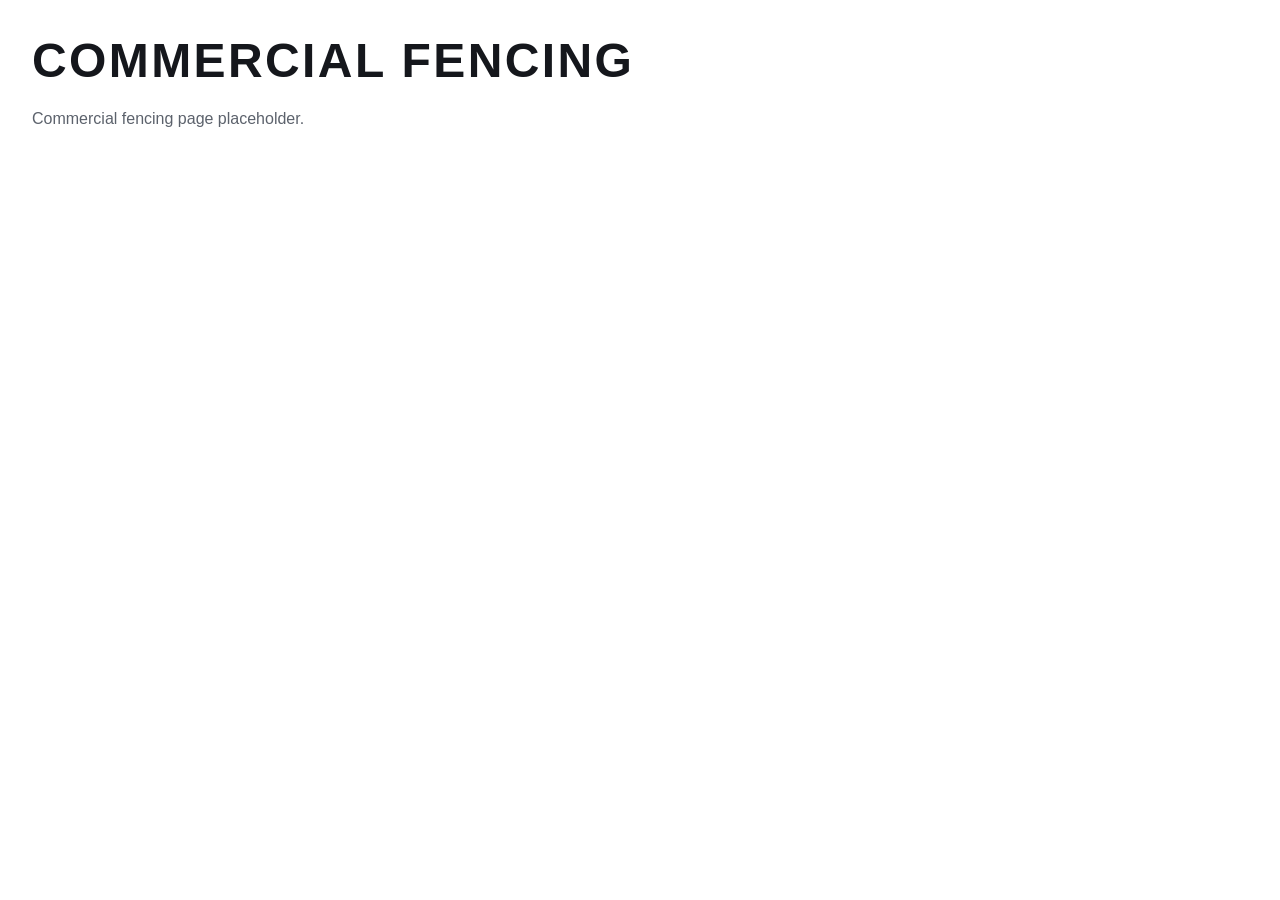
<file: commercial-fencing.html>
<!doctype html><html><head><meta charset="utf-8"><title>Commercial Fencing</title><link rel="stylesheet" href="styles.css"></head><body><main style="padding:2rem"><h1>Commercial Fencing</h1><p>Commercial fencing page placeholder.</p></main><script src="menu.js"></script></body></html>
</file>
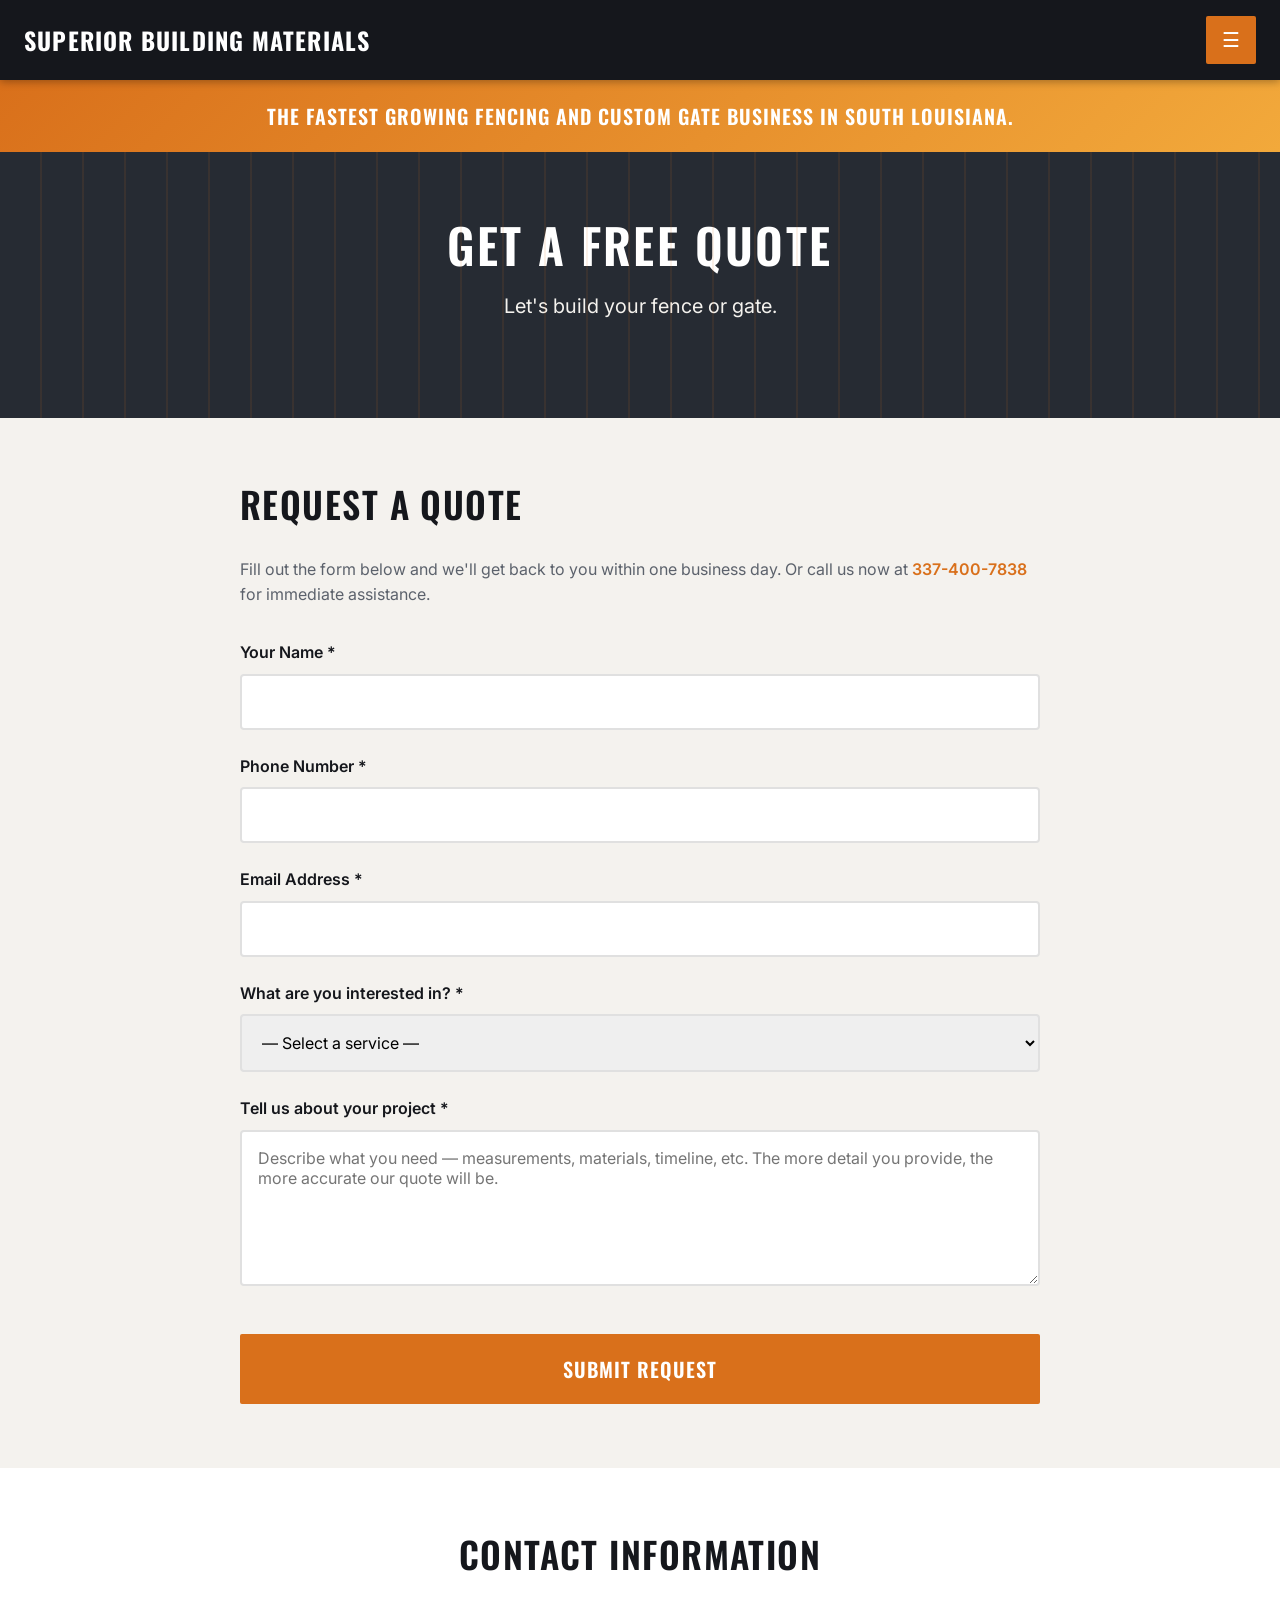
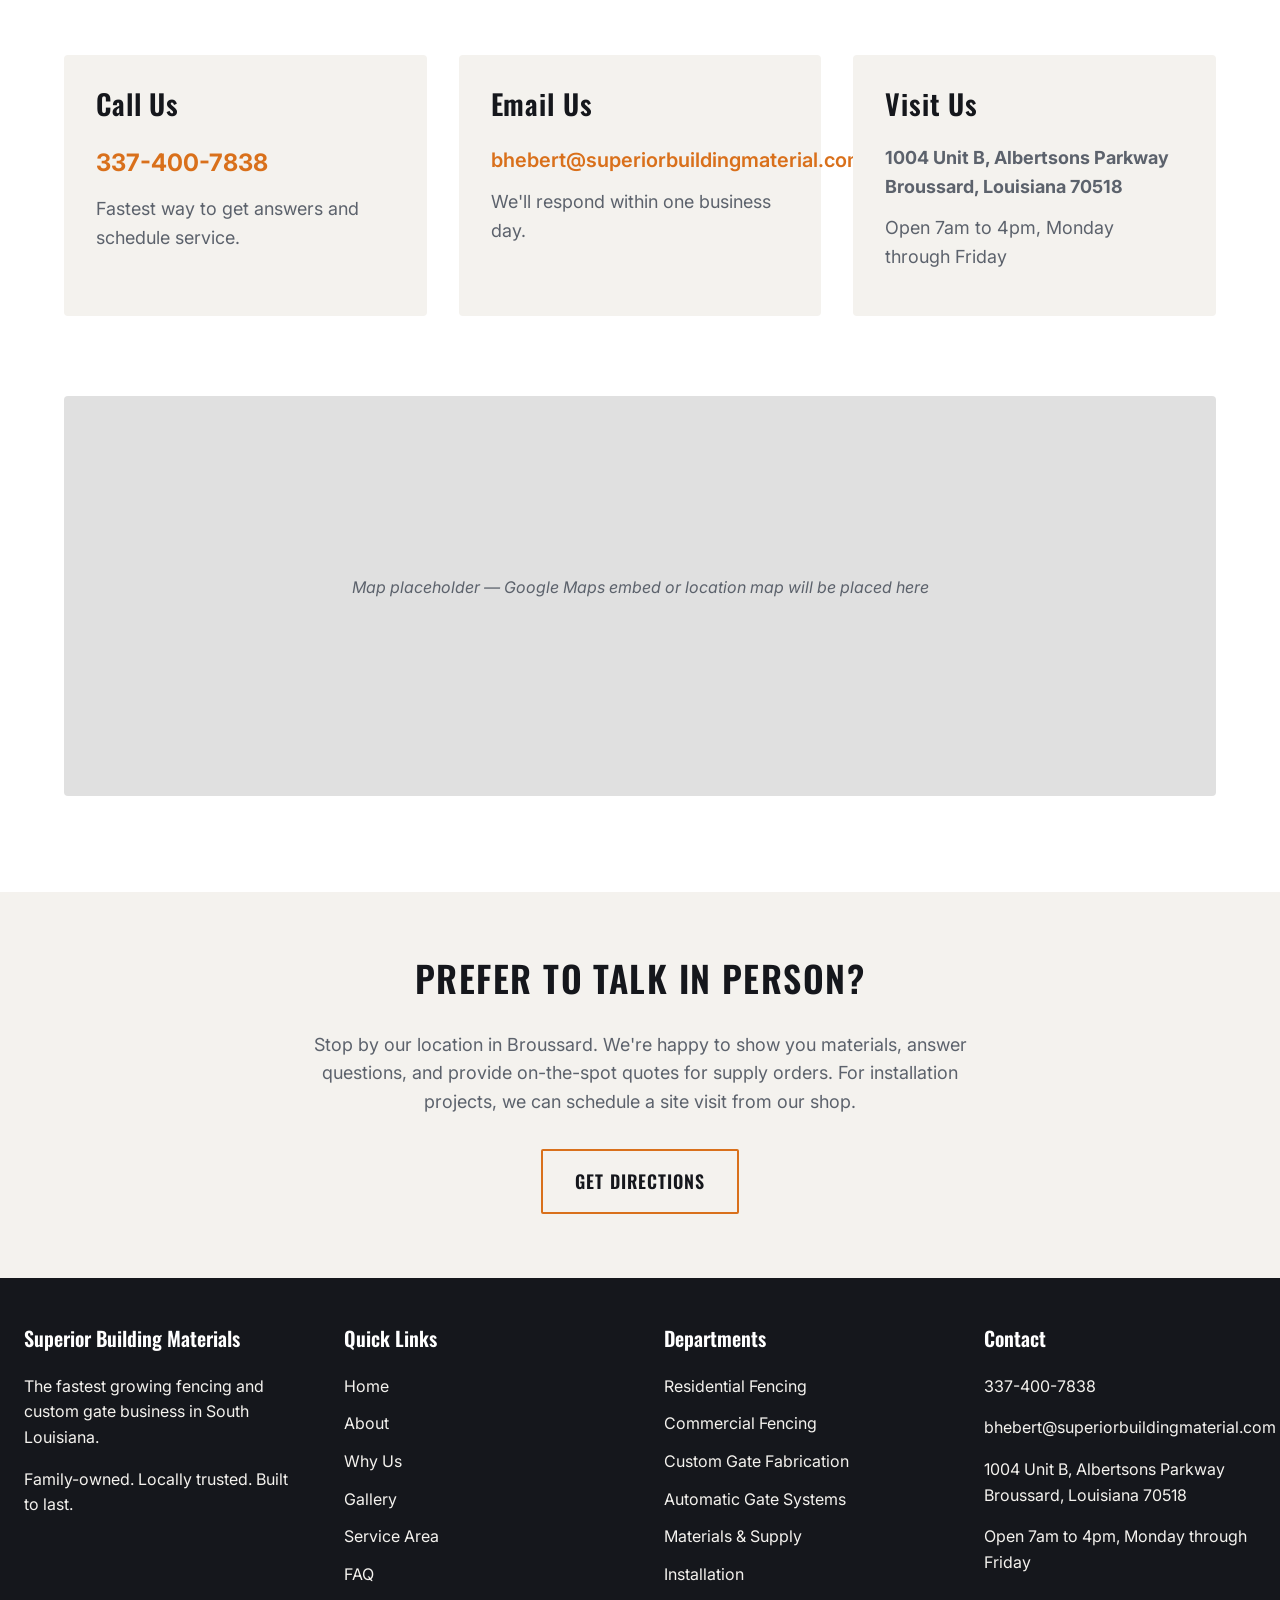
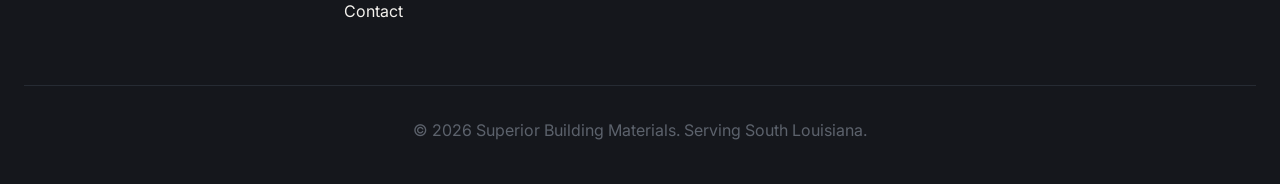
<file: contact.html>
<!DOCTYPE html>
<html lang="en">
<head>
  <meta charset="UTF-8">
  <meta name="viewport" content="width=device-width, initial-scale=1.0">
  <title>Contact Us — Superior Building Materials | Get a Free Quote in South Louisiana</title>
  <meta name="description" content="Contact Superior Building Materials for a free quote on fencing, custom gates, or materials. Call 337-400-7838 or visit us in Broussard, Louisiana.">
  <link rel="stylesheet" href="styles.css">
  <link rel="preconnect" href="https://fonts.googleapis.com">
  <link rel="preconnect" href="https://fonts.gstatic.com" crossorigin>
  <link href="https://fonts.googleapis.com/css2?family=Inter:wght@400;500;600;700&family=Oswald:wght@400;600;700&display=swap" rel="stylesheet">
</head>
<body>

  <header id="site-header">
    <nav class="nav-bar">
      <a href="index.html" class="logo-link">Superior Building Materials</a>
      <button class="menu-toggle" aria-label="Toggle menu" aria-expanded="false">☰</button>
      <ul class="nav-menu">
        <li><a href="index.html">Home</a></li>
        <li class="nav-dropdown-wrapper">
          <a href="#">Services</a>
          <ul class="nav-dropdown">
            <li><a href="residential-fencing.html">Residential Fencing</a></li>
            <li><a href="commercial-fencing.html">Commercial Fencing</a></li>
            <li><a href="custom-gates.html">Custom Gate Fabrication</a></li>
            <li><a href="automatic-gates.html">Automatic Gate Systems</a></li>
            <li><a href="materials-supply.html">Fencing Materials & Supply</a></li>
            <li><a href="superior-fencing.html">Installation (Superior Fencing)</a></li>
          </ul>
        </li>
        <li><a href="gallery.html">Gallery</a></li>
        <li><a href="about.html">About</a></li>
        <li><a href="service-area.html">Service Area</a></li>
        <li><a href="why-us.html">Why Us</a></li>
        <li><a href="contact.html">Contact</a></li>
        <li><a href="tel:+13374007838" class="phone-link">Call 337-400-7838</a></li>
      </ul>
    </nav>
  </header>

  <div id="growth-banner">
    <p>The fastest growing fencing and custom gate business in South Louisiana.</p>
  </div>

  <main>

    <section id="page-hero" class="bg-steel picket-texture">
      <div class="container text-center">
        <h1>Get a Free Quote</h1>
        <p class="promise">Let's build your fence or gate.</p>
      </div>
    </section>

    <section class="bg-light">
      <div class="container">
        <div style="max-width: 800px; margin: 0 auto;">

          <h2>Request a Quote</h2>
          <p style="margin-bottom: 2rem;">Fill out the form below and we'll get back to you within one business day. Or call us now at <a href="tel:+13374007838" style="font-weight: 600;">337-400-7838</a> for immediate assistance.</p>

          <!-- TODO: replace netlify with a real form endpoint (e.g. Formspree, Netlify Forms, or custom backend) before launch. Form does not send until this is done. -->
          <form netlify id="quote-form" netlify method="POST">

            <label for="contact-name">Your Name *</label>
            <input type="text" id="contact-name" name="name" class="form-control" required>

            <label for="contact-phone">Phone Number *</label>
            <input type="tel" id="contact-phone" name="phone" class="form-control" required>

            <label for="contact-email">Email Address *</label>
            <input type="email" id="contact-email" name="email" class="form-control" required>

            <label for="contact-service">What are you interested in? *</label>
            <select id="contact-service" name="service" class="form-control" required>
              <option value="">— Select a service —</option>
              <option value="residential-fencing">Residential Fencing</option>
              <option value="commercial-fencing">Commercial Fencing</option>
              <option value="custom-gates">Custom Gate Fabrication</option>
              <option value="automatic-gates">Automatic Gate Systems</option>
              <option value="materials-supply">Fencing Materials & Supply</option>
              <option value="installation">Installation Services</option>
              <option value="repair">Fence or Gate Repair</option>
              <option value="other">Other / Not Sure</option>
            </select>

            <label for="contact-message">Tell us about your project *</label>
            <textarea id="contact-message" name="message" class="form-control" rows="6" required placeholder="Describe what you need — measurements, materials, timeline, etc. The more detail you provide, the more accurate our quote will be."></textarea>

            <button type="submit" class="btn-primary btn-large" style="width: 100%; margin-top: 1rem;">Submit Request</button>

          </form>

        </div>
      </div>
    </section>

    <section class="bg-white">
      <div class="container">
        <h2 class="text-center">Contact Information</h2>

        <div style="display: grid; grid-template-columns: repeat(auto-fit, minmax(300px, 1fr)); gap: 2rem; margin-top: 3rem;">

          <div class="contact-detail-block">
            <h3>Call Us</h3>
            <p><a href="tel:+13374007838" style="font-size: 1.5rem; font-weight: 700;">337-400-7838</a></p>
            <p>Fastest way to get answers and schedule service.</p>
          </div>

          <div class="contact-detail-block">
            <h3>Email Us</h3>
            <p><a href="mailto:bhebert@superiorbuildingmaterial.com">bhebert@superiorbuildingmaterial.com</a></p>
            <p>We'll respond within one business day.</p>
          </div>

          <div class="contact-detail-block">
            <h3>Visit Us</h3>
            <p><strong>1004 Unit B, Albertsons Parkway<br>Broussard, Louisiana 70518</strong></p>
            <p>Open 7am to 4pm, Monday through Friday</p>
          </div>

        </div>

        <div id="service-map" style="margin-top: 3rem;">
          <p>Map placeholder — Google Maps embed or location map will be placed here</p>
        </div>

      </div>
    </section>

    <section class="bg-light">
      <div class="container text-center">
        <h2>Prefer to Talk in Person?</h2>
        <p style="font-size: 1.125rem; max-width: 700px; margin: 0 auto 2rem;">Stop by our location in Broussard. We're happy to show you materials, answer questions, and provide on-the-spot quotes for supply orders. For installation projects, we can schedule a site visit from our shop.</p>
        <a href="https://www.google.com/maps/search/?api=1&query=1004+Unit+B+Albertsons+Parkway+Broussard+LA+70518" target="_blank" rel="noopener" class="btn-secondary">Get Directions</a>
      </div>
    </section>

  </main>

  <footer id="site-footer">
    <div class="footer-content">
      <div class="footer-column">
        <h4>Superior Building Materials</h4>
        <p>The fastest growing fencing and custom gate business in South Louisiana.</p>
        <p>Family-owned. Locally trusted. Built to last.</p>
      </div>

      <div class="footer-column">
        <h4>Quick Links</h4>
        <ul>
          <li><a href="index.html">Home</a></li>
          <li><a href="about.html">About</a></li>
          <li><a href="why-us.html">Why Us</a></li>
          <li><a href="gallery.html">Gallery</a></li>
          <li><a href="service-area.html">Service Area</a></li>
          <li><a href="faq.html">FAQ</a></li>
          <li><a href="contact.html">Contact</a></li>
        </ul>
      </div>

      <div class="footer-column">
        <h4>Departments</h4>
        <ul>
          <li><a href="residential-fencing.html">Residential Fencing</a></li>
          <li><a href="commercial-fencing.html">Commercial Fencing</a></li>
          <li><a href="custom-gates.html">Custom Gate Fabrication</a></li>
          <li><a href="automatic-gates.html">Automatic Gate Systems</a></li>
          <li><a href="materials-supply.html">Materials & Supply</a></li>
          <li><a href="superior-fencing.html">Installation</a></li>
        </ul>
      </div>

      <div class="footer-column">
        <h4>Contact</h4>
        <p><a href="tel:+13374007838">337-400-7838</a></p>
        <p><a href="mailto:bhebert@superiorbuildingmaterial.com">bhebert@superiorbuildingmaterial.com</a></p>
        <p>1004 Unit B, Albertsons Parkway<br>Broussard, Louisiana 70518</p>
        <p>Open 7am to 4pm, Monday through Friday</p>
      </div>
    </div>

    <div class="footer-bottom">
      <p>&copy; 2026 Superior Building Materials. Serving South Louisiana.</p>
    </div>
  </footer>

  <script src="menu.js"></script>

</body>
</html>
</file>
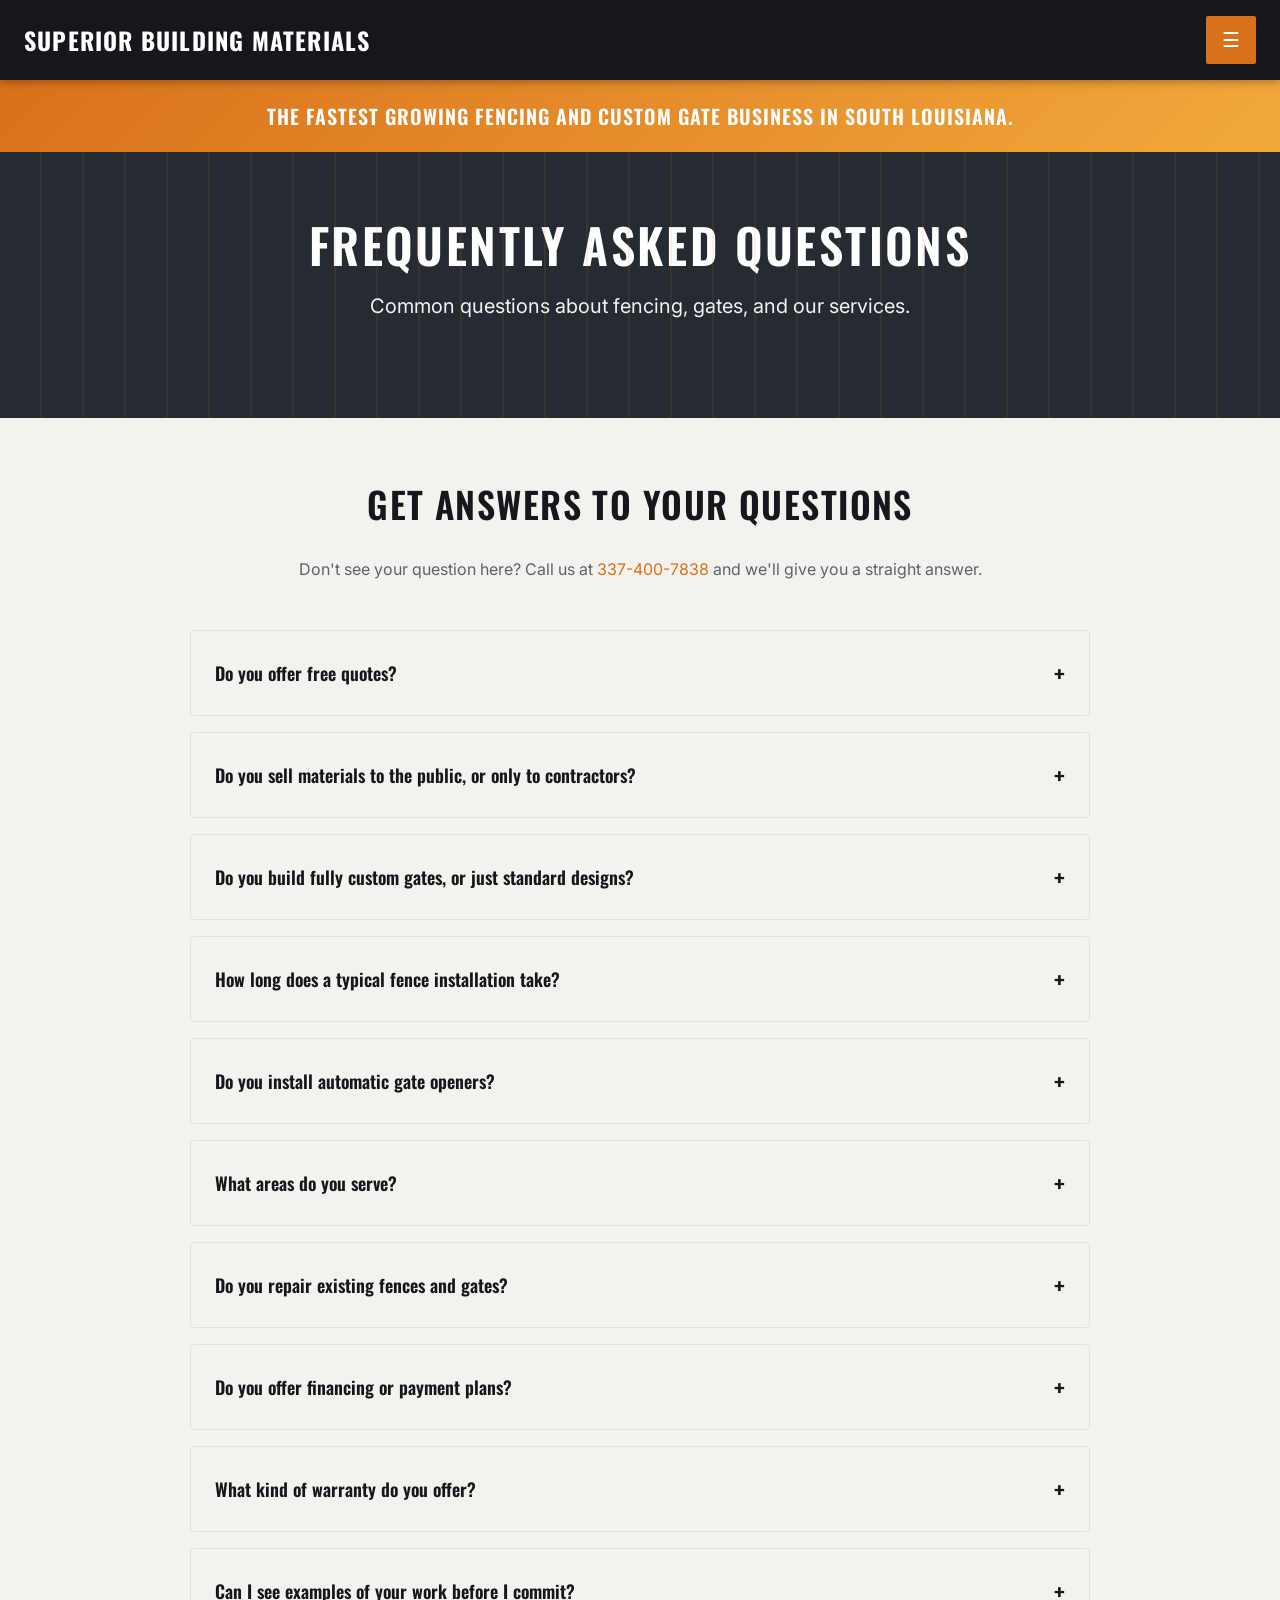
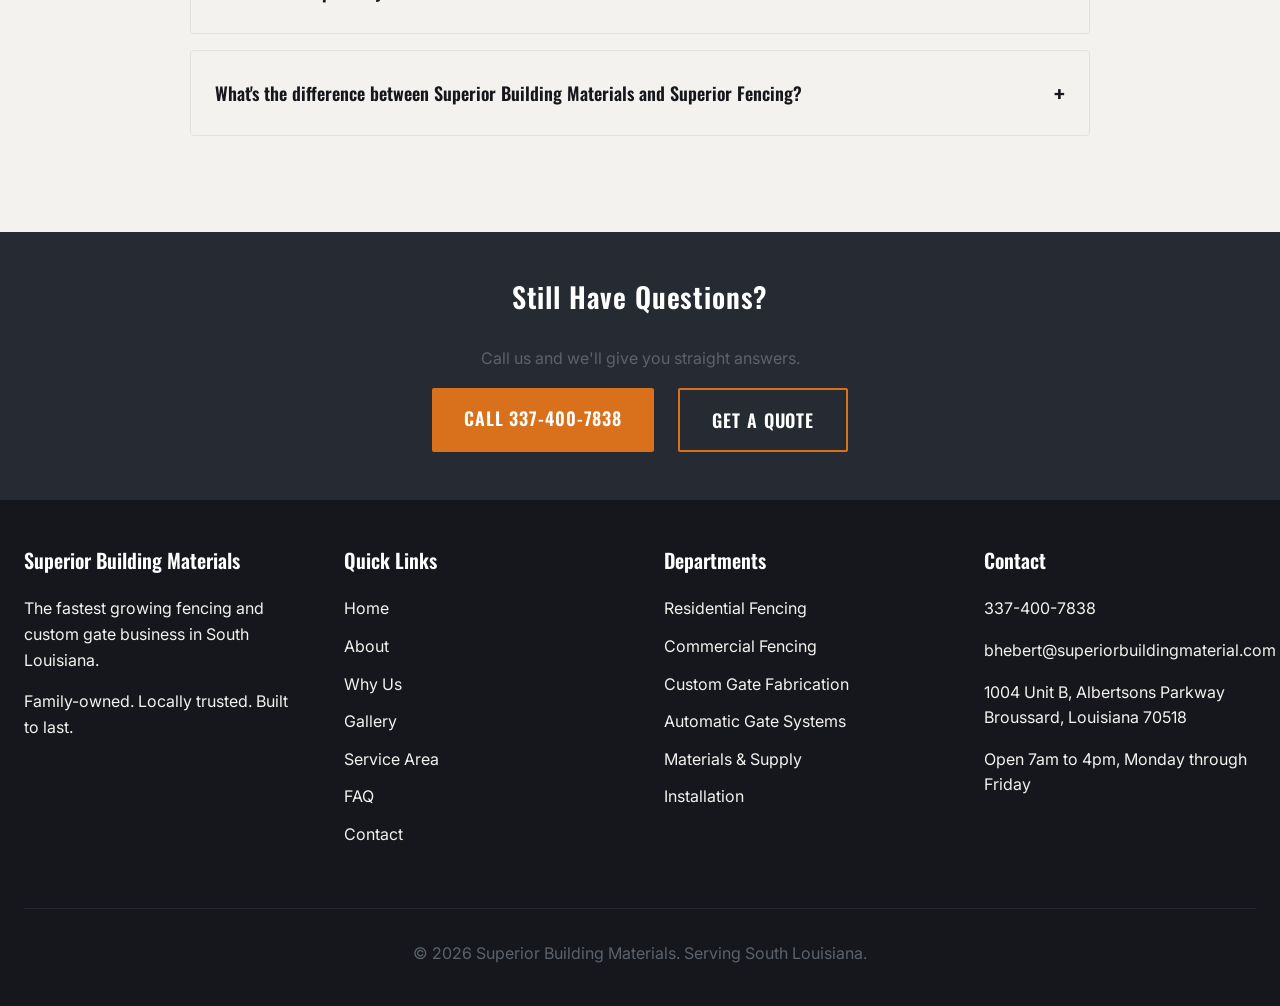
<file: faq.html>
<!DOCTYPE html>
<html lang="en">
<head>
  <meta charset="UTF-8">
  <meta name="viewport" content="width=device-width, initial-scale=1.0">
  <title>FAQ — Superior Building Materials | Common Questions About Fencing & Gates</title>
  <meta name="description" content="Frequently asked questions about fencing, custom gates, materials, installation, and services from Superior Building Materials in South Louisiana.">
  <link rel="stylesheet" href="styles.css">
  <link rel="preconnect" href="https://fonts.googleapis.com">
  <link rel="preconnect" href="https://fonts.gstatic.com" crossorigin>
  <link href="https://fonts.googleapis.com/css2?family=Inter:wght@400;500;600;700&family=Oswald:wght@400;600;700&display=swap" rel="stylesheet">
</head>
<body>

  <header id="site-header">
    <nav class="nav-bar">
      <a href="index.html" class="logo-link">Superior Building Materials</a>
      <button class="menu-toggle" aria-label="Toggle menu" aria-expanded="false">☰</button>
      <ul class="nav-menu">
        <li><a href="index.html">Home</a></li>
        <li class="nav-dropdown-wrapper">
          <a href="#">Services</a>
          <ul class="nav-dropdown">
            <li><a href="residential-fencing.html">Residential Fencing</a></li>
            <li><a href="commercial-fencing.html">Commercial Fencing</a></li>
            <li><a href="custom-gates.html">Custom Gate Fabrication</a></li>
            <li><a href="automatic-gates.html">Automatic Gate Systems</a></li>
            <li><a href="materials-supply.html">Fencing Materials & Supply</a></li>
            <li><a href="superior-fencing.html">Installation (Superior Fencing)</a></li>
          </ul>
        </li>
        <li><a href="gallery.html">Gallery</a></li>
        <li><a href="about.html">About</a></li>
        <li><a href="service-area.html">Service Area</a></li>
        <li><a href="why-us.html">Why Us</a></li>
        <li><a href="contact.html">Contact</a></li>
        <li><a href="tel:+13374007838" class="phone-link">Call 337-400-7838</a></li>
      </ul>
    </nav>
  </header>

  <div id="growth-banner">
    <p>The fastest growing fencing and custom gate business in South Louisiana.</p>
  </div>

  <main>

    <section id="page-hero" class="bg-steel picket-texture">
      <div class="container text-center">
        <h1>Frequently Asked Questions</h1>
        <p class="promise">Common questions about fencing, gates, and our services.</p>
      </div>
    </section>

    <section class="bg-light">
      <div class="container">
        <h2 class="text-center">Get Answers to Your Questions</h2>
        <p class="text-center" style="max-width: 700px; margin: 0 auto 3rem;">Don't see your question here? Call us at <a href="tel:+13374007838">337-400-7838</a> and we'll give you a straight answer.</p>

        <div class="faq-list">

          <div class="faq-item">
            <button class="faq-question">Do you offer free quotes?</button>
            <div class="faq-answer">
              <p>Yes. We provide free quotes for all fencing and gate projects. For materials-only orders, we can quote over the phone if you know your measurements. For installation projects, we'll schedule a site visit to measure, assess the property, and provide an accurate written quote. There's no obligation and no pressure.</p>
            </div>
          </div>

          <div class="faq-item">
            <button class="faq-question">Do you sell materials to the public, or only to contractors?</button>
            <div class="faq-answer">
              <p>We sell to everyone. DIY homeowners, contractors, property managers, and businesses all shop with us. Contractors get contractor pricing with an open account. Homeowners get fair retail pricing on the same commercial-grade materials. No membership required, and we're happy to help you figure out what you need.</p>
            </div>
          </div>

          <div class="faq-item">
            <button class="faq-question">Do you build fully custom gates, or just standard designs?</button>
            <div class="faq-answer">
              <p>We build fully custom gates in-house. Bring us your idea, a sketch, or even just a description, and we'll design and fabricate it. Every custom gate is hand-welded by our ironworkers here in Broussard. If you can imagine it and it's structurally sound, we can build it.</p>
            </div>
          </div>

          <div class="faq-item">
            <button class="faq-question">How long does a typical fence installation take?</button>
            <div class="faq-answer">
              <p>Most residential fences are completed in 1–3 days, depending on the size and complexity. Commercial projects vary based on scope. Custom gate fabrication typically takes 3–6 weeks from design approval to installation. We'll give you a realistic timeline when we quote your project, and we stick to it.</p>
            </div>
          </div>

          <div class="faq-item">
            <button class="faq-question">Do you install automatic gate openers?</button>
            <div class="faq-answer">
              <p>Yes. We install automatic gate openers for both swing and slide gates, including keypads, remotes, solar kits, and access control systems. We also service and repair existing gate automation systems, even if we didn't install them originally.</p>
            </div>
          </div>

          <div class="faq-item">
            <button class="faq-question">What areas do you serve?</button>
            <div class="faq-answer">
              <p>We're based in Broussard and serve South Louisiana, including Lafayette, Vermilion, Iberia, St. Martin, Acadia, and surrounding parishes. We deliver materials and provide installation throughout the Acadiana region. If you're not sure whether we serve your area, call us — we'll make it work if we can.</p>
            </div>
          </div>

          <div class="faq-item">
            <button class="faq-question">Do you repair existing fences and gates?</button>
            <div class="faq-answer">
              <p>Yes. We repair storm damage, replace rotted posts and panels, fix sagging gates, and service automatic gate openers. Whether we installed the original fence or not, we'll diagnose the problem and get it fixed right.</p>
            </div>
          </div>

          <div class="faq-item">
            <button class="faq-question">Do you offer financing or payment plans?</button>
            <div class="faq-answer">
              <p><!-- CONFIRM: verify financing options before publishing --> We accept cash, check, and major credit cards. For larger commercial projects, we can discuss payment terms. Call us to discuss your specific situation and we'll work with you to find a solution.</p>
            </div>
          </div>

          <div class="faq-item">
            <button class="faq-question">What kind of warranty do you offer?</button>
            <div class="faq-answer">
              <p>We stand behind our workmanship. Every installation comes with a workmanship guarantee — if there's an issue caused by our installation, we'll make it right. Materials carry manufacturer warranties, and we only use products we trust. We're local, so if you ever need us, you know where to find us.</p>
            </div>
          </div>

          <div class="faq-item">
            <button class="faq-question">Can I see examples of your work before I commit?</button>
            <div class="faq-answer">
              <p>Absolutely. Check out our <a href="gallery.html">gallery</a> to see completed projects, or stop by our location in Broussard to see materials and talk to our team in person. We're proud of the work we do, and we're happy to show it off.</p>
            </div>
          </div>

          <div class="faq-item">
            <button class="faq-question">What's the difference between Superior Building Materials and Superior Fencing?</button>
            <div class="faq-answer">
              <p>Same family, same commitment to quality. Superior Building Materials is the supply side — materials, custom gate fabrication, and advice. Superior Fencing is the installation side — licensed crews who handle turnkey fence and gate installations. When you call 337-400-7838, we'll route you to the right side based on what you need. One call does it all.</p>
            </div>
          </div>

        </div>

      </div>
    </section>

    <section class="cta-strip">
      <div class="container">
        <h3>Still Have Questions?</h3>
        <p>Call us and we'll give you straight answers.</p>
        <div class="hero-buttons">
          <a href="tel:+13374007838" class="btn-primary">Call 337-400-7838</a>
          <a href="contact.html" class="btn-secondary">Get a Quote</a>
        </div>
      </div>
    </section>

  </main>

  <footer id="site-footer">
    <div class="footer-content">
      <div class="footer-column">
        <h4>Superior Building Materials</h4>
        <p>The fastest growing fencing and custom gate business in South Louisiana.</p>
        <p>Family-owned. Locally trusted. Built to last.</p>
      </div>

      <div class="footer-column">
        <h4>Quick Links</h4>
        <ul>
          <li><a href="index.html">Home</a></li>
          <li><a href="about.html">About</a></li>
          <li><a href="why-us.html">Why Us</a></li>
          <li><a href="gallery.html">Gallery</a></li>
          <li><a href="service-area.html">Service Area</a></li>
          <li><a href="faq.html">FAQ</a></li>
          <li><a href="contact.html">Contact</a></li>
        </ul>
      </div>

      <div class="footer-column">
        <h4>Departments</h4>
        <ul>
          <li><a href="residential-fencing.html">Residential Fencing</a></li>
          <li><a href="commercial-fencing.html">Commercial Fencing</a></li>
          <li><a href="custom-gates.html">Custom Gate Fabrication</a></li>
          <li><a href="automatic-gates.html">Automatic Gate Systems</a></li>
          <li><a href="materials-supply.html">Materials & Supply</a></li>
          <li><a href="superior-fencing.html">Installation</a></li>
        </ul>
      </div>

      <div class="footer-column">
        <h4>Contact</h4>
        <p><a href="tel:+13374007838">337-400-7838</a></p>
        <p><a href="mailto:bhebert@superiorbuildingmaterial.com">bhebert@superiorbuildingmaterial.com</a></p>
        <p>1004 Unit B, Albertsons Parkway<br>Broussard, Louisiana 70518</p>
        <p>Open 7am to 4pm, Monday through Friday</p>
      </div>
    </div>

    <div class="footer-bottom">
      <p>&copy; 2026 Superior Building Materials. Serving South Louisiana.</p>
    </div>
  </footer>

  <script src="menu.js"></script>

</body>
</html>
</file>
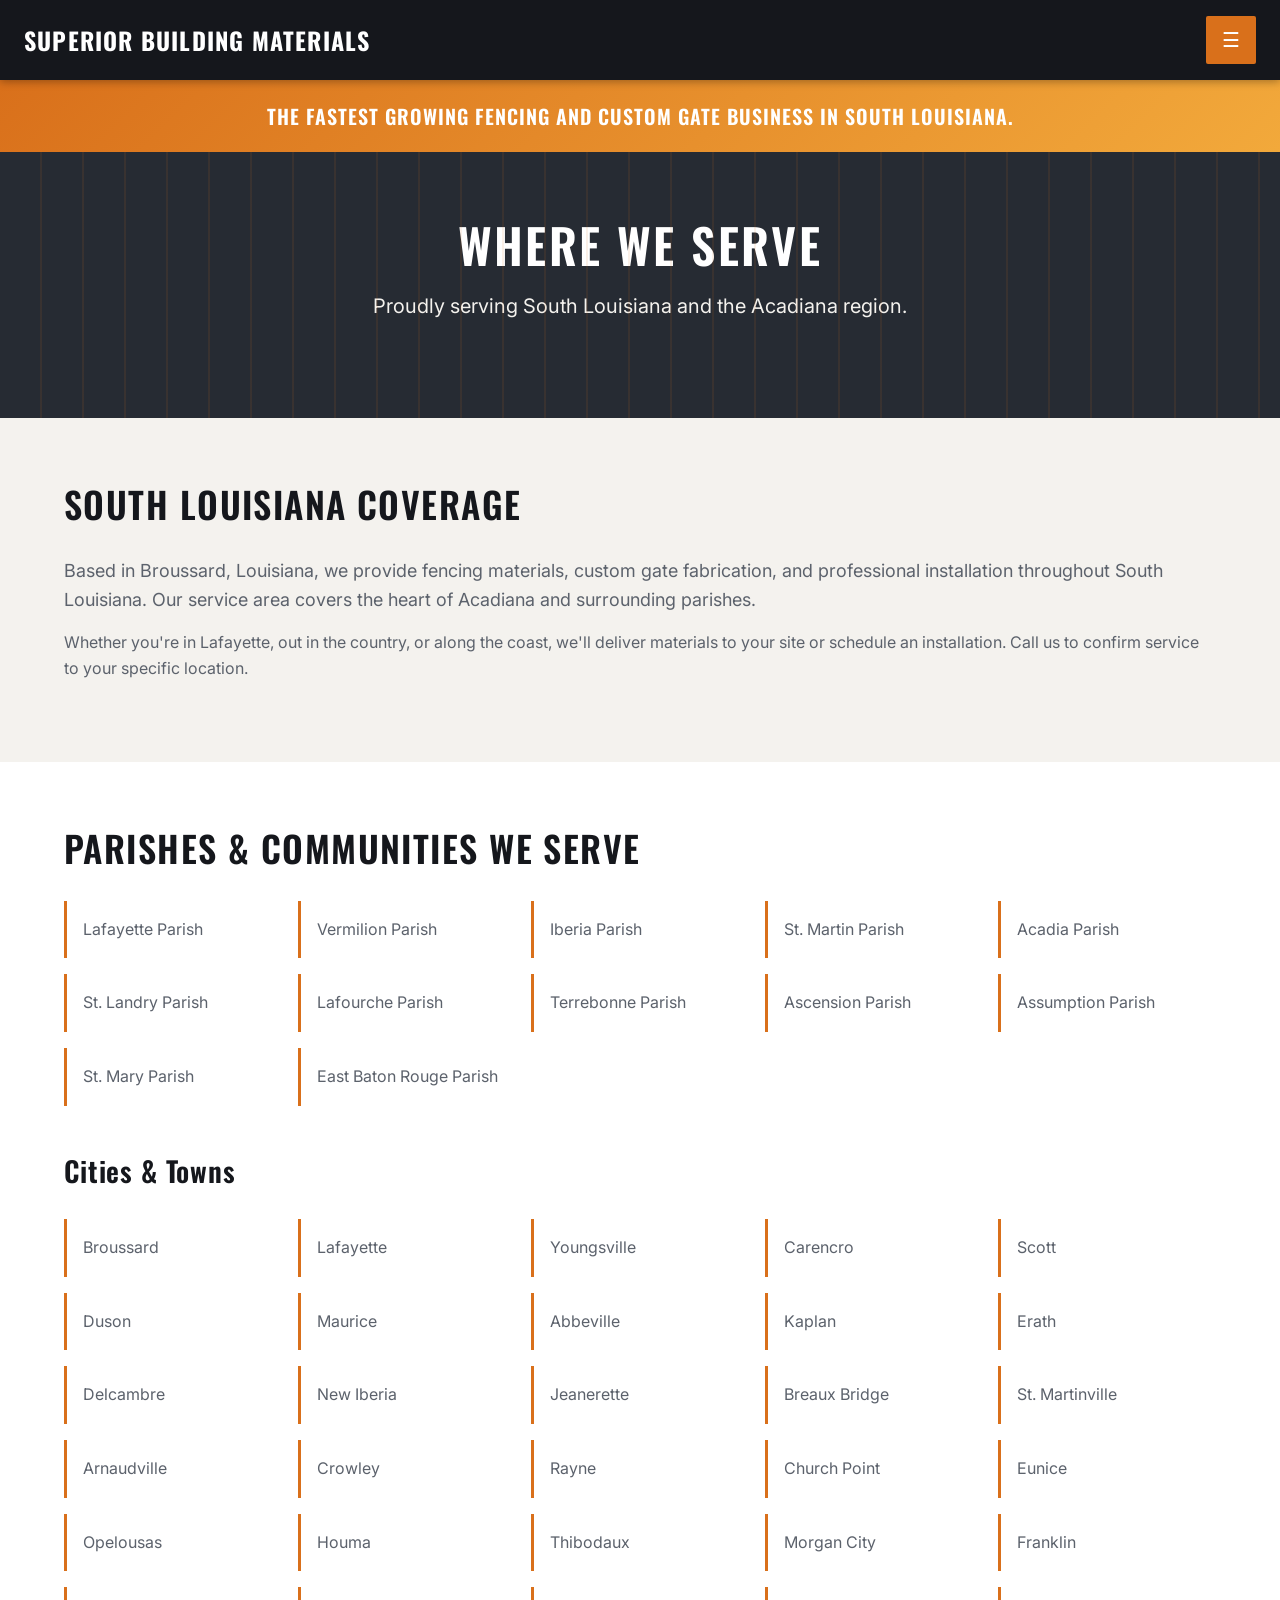
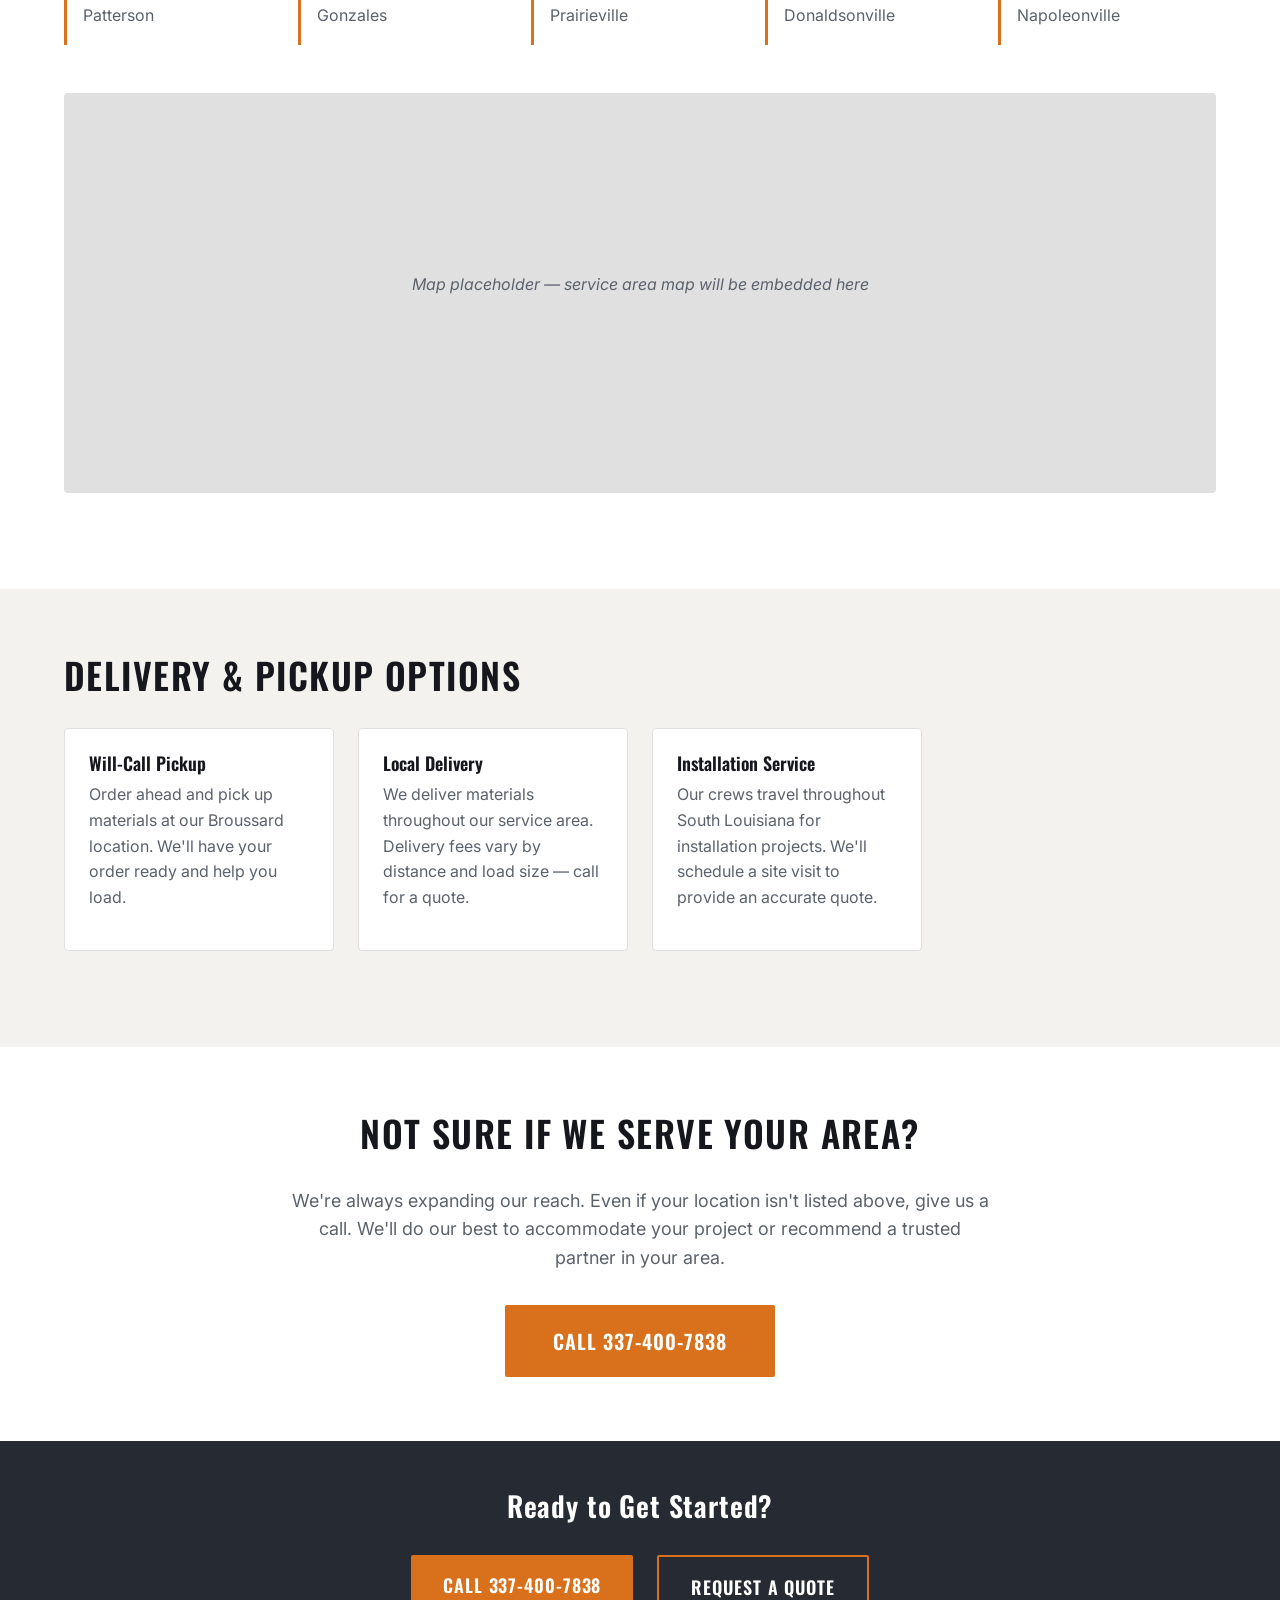
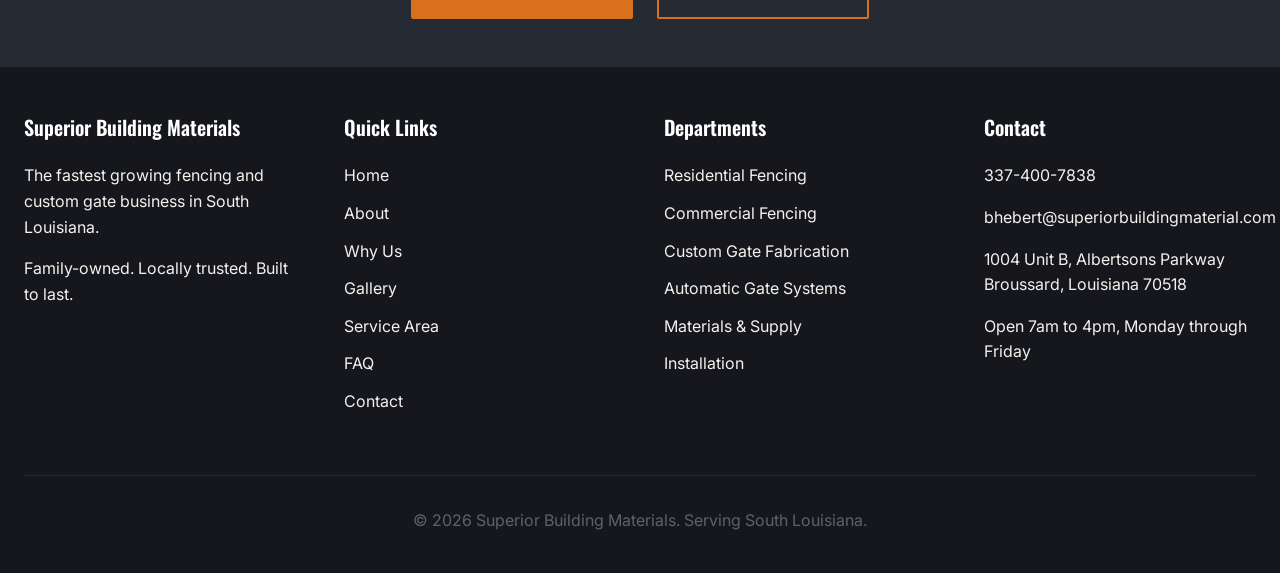
<file: service-area.html>
<!DOCTYPE html>
<html lang="en">
<head>
  <meta charset="UTF-8">
  <meta name="viewport" content="width=device-width, initial-scale=1.0">
  <title>Service Area — Superior Building Materials | Serving South Louisiana</title>
  <meta name="description" content="Superior Building Materials serves Lafayette, Broussard, Youngsville, and surrounding parishes in South Louisiana. Fencing supply, custom gates, and installation throughout Acadiana.">
  <link rel="stylesheet" href="styles.css">
  <link rel="preconnect" href="https://fonts.googleapis.com">
  <link rel="preconnect" href="https://fonts.gstatic.com" crossorigin>
  <link href="https://fonts.googleapis.com/css2?family=Inter:wght@400;500;600;700&family=Oswald:wght@400;600;700&display=swap" rel="stylesheet">
</head>
<body>

  <header id="site-header">
    <nav class="nav-bar">
      <a href="index.html" class="logo-link">Superior Building Materials</a>
      <button class="menu-toggle" aria-label="Toggle menu" aria-expanded="false">☰</button>
      <ul class="nav-menu">
        <li><a href="index.html">Home</a></li>
        <li class="nav-dropdown-wrapper">
          <a href="#">Services</a>
          <ul class="nav-dropdown">
            <li><a href="residential-fencing.html">Residential Fencing</a></li>
            <li><a href="commercial-fencing.html">Commercial Fencing</a></li>
            <li><a href="custom-gates.html">Custom Gate Fabrication</a></li>
            <li><a href="automatic-gates.html">Automatic Gate Systems</a></li>
            <li><a href="materials-supply.html">Fencing Materials & Supply</a></li>
            <li><a href="superior-fencing.html">Installation (Superior Fencing)</a></li>
          </ul>
        </li>
        <li><a href="gallery.html">Gallery</a></li>
        <li><a href="about.html">About</a></li>
        <li><a href="service-area.html">Service Area</a></li>
        <li><a href="why-us.html">Why Us</a></li>
        <li><a href="contact.html">Contact</a></li>
        <li><a href="tel:+13374007838" class="phone-link">Call 337-400-7838</a></li>
      </ul>
    </nav>
  </header>

  <div id="growth-banner">
    <p>The fastest growing fencing and custom gate business in South Louisiana.</p>
  </div>

  <main>

    <section id="page-hero" class="bg-steel picket-texture">
      <div class="container text-center">
        <h1>Where We Serve</h1>
        <p class="promise">Proudly serving South Louisiana and the Acadiana region.</p>
      </div>
    </section>

    <section class="bg-light">
      <div class="container">
        <h2>South Louisiana Coverage</h2>
        <p style="font-size: 1.125rem;">Based in Broussard, Louisiana, we provide fencing materials, custom gate fabrication, and professional installation throughout South Louisiana. Our service area covers the heart of Acadiana and surrounding parishes.</p>
        <p>Whether you're in Lafayette, out in the country, or along the coast, we'll deliver materials to your site or schedule an installation. Call us to confirm service to your specific location.</p>
      </div>
    </section>

    <section class="bg-white">
      <div class="container">
        <h2>Parishes & Communities We Serve</h2>
        <p style="margin-bottom: 2rem;"><!-- CONFIRM: Verify the business actually serves each area listed before publishing --></p>

        <ul class="area-grid">
          <li>Lafayette Parish</li>
          <li>Vermilion Parish</li>
          <li>Iberia Parish</li>
          <li>St. Martin Parish</li>
          <li>Acadia Parish</li>
          <li>St. Landry Parish</li>
          <li>Lafourche Parish</li>
          <li>Terrebonne Parish</li>
          <li>Ascension Parish</li>
          <li>Assumption Parish</li>
          <li>St. Mary Parish</li>
          <li>East Baton Rouge Parish</li>
        </ul>

        <h3 style="margin-top: 3rem; margin-bottom: 1.5rem;">Cities & Towns</h3>
        <ul class="area-grid">
          <li>Broussard</li>
          <li>Lafayette</li>
          <li>Youngsville</li>
          <li>Carencro</li>
          <li>Scott</li>
          <li>Duson</li>
          <li>Maurice</li>
          <li>Abbeville</li>
          <li>Kaplan</li>
          <li>Erath</li>
          <li>Delcambre</li>
          <li>New Iberia</li>
          <li>Jeanerette</li>
          <li>Breaux Bridge</li>
          <li>St. Martinville</li>
          <li>Arnaudville</li>
          <li>Crowley</li>
          <li>Rayne</li>
          <li>Church Point</li>
          <li>Eunice</li>
          <li>Opelousas</li>
          <li>Houma</li>
          <li>Thibodaux</li>
          <li>Morgan City</li>
          <li>Franklin</li>
          <li>Patterson</li>
          <li>Gonzales</li>
          <li>Prairieville</li>
          <li>Donaldsonville</li>
          <li>Napoleonville</li>
        </ul>

        <div id="service-map" style="margin-top: 3rem;">
          <p>Map placeholder — service area map will be embedded here</p>
        </div>

      </div>
    </section>

    <section class="bg-light">
      <div class="container">
        <h2>Delivery & Pickup Options</h2>
        <div class="feature-grid">
          <div class="feature-item">
            <h4>Will-Call Pickup</h4>
            <p>Order ahead and pick up materials at our Broussard location. We'll have your order ready and help you load.</p>
          </div>
          <div class="feature-item">
            <h4>Local Delivery</h4>
            <p>We deliver materials throughout our service area. Delivery fees vary by distance and load size — call for a quote.</p>
          </div>
          <div class="feature-item">
            <h4>Installation Service</h4>
            <p>Our crews travel throughout South Louisiana for installation projects. We'll schedule a site visit to provide an accurate quote.</p>
          </div>
        </div>
      </div>
    </section>

    <section class="bg-white">
      <div class="container text-center">
        <h2>Not Sure If We Serve Your Area?</h2>
        <p style="font-size: 1.125rem; max-width: 700px; margin: 0 auto 2rem;">We're always expanding our reach. Even if your location isn't listed above, give us a call. We'll do our best to accommodate your project or recommend a trusted partner in your area.</p>
        <a href="tel:+13374007838" class="btn-primary btn-large">Call 337-400-7838</a>
      </div>
    </section>

    <section class="cta-strip">
      <div class="container">
        <h3>Ready to Get Started?</h3>
        <div class="hero-buttons">
          <a href="tel:+13374007838" class="btn-primary">Call 337-400-7838</a>
          <a href="contact.html" class="btn-secondary">Request a Quote</a>
        </div>
      </div>
    </section>

  </main>

  <footer id="site-footer">
    <div class="footer-content">
      <div class="footer-column">
        <h4>Superior Building Materials</h4>
        <p>The fastest growing fencing and custom gate business in South Louisiana.</p>
        <p>Family-owned. Locally trusted. Built to last.</p>
      </div>

      <div class="footer-column">
        <h4>Quick Links</h4>
        <ul>
          <li><a href="index.html">Home</a></li>
          <li><a href="about.html">About</a></li>
          <li><a href="why-us.html">Why Us</a></li>
          <li><a href="gallery.html">Gallery</a></li>
          <li><a href="service-area.html">Service Area</a></li>
          <li><a href="faq.html">FAQ</a></li>
          <li><a href="contact.html">Contact</a></li>
        </ul>
      </div>

      <div class="footer-column">
        <h4>Departments</h4>
        <ul>
          <li><a href="residential-fencing.html">Residential Fencing</a></li>
          <li><a href="commercial-fencing.html">Commercial Fencing</a></li>
          <li><a href="custom-gates.html">Custom Gate Fabrication</a></li>
          <li><a href="automatic-gates.html">Automatic Gate Systems</a></li>
          <li><a href="materials-supply.html">Materials & Supply</a></li>
          <li><a href="superior-fencing.html">Installation</a></li>
        </ul>
      </div>

      <div class="footer-column">
        <h4>Contact</h4>
        <p><a href="tel:+13374007838">337-400-7838</a></p>
        <p><a href="mailto:bhebert@superiorbuildingmaterial.com">bhebert@superiorbuildingmaterial.com</a></p>
        <p>1004 Unit B, Albertsons Parkway<br>Broussard, Louisiana 70518</p>
        <p>Open 7am to 4pm, Monday through Friday</p>
      </div>
    </div>

    <div class="footer-bottom">
      <p>&copy; 2026 Superior Building Materials. Serving South Louisiana.</p>
    </div>
  </footer>

  <script src="menu.js"></script>

</body>
</html>
</file>
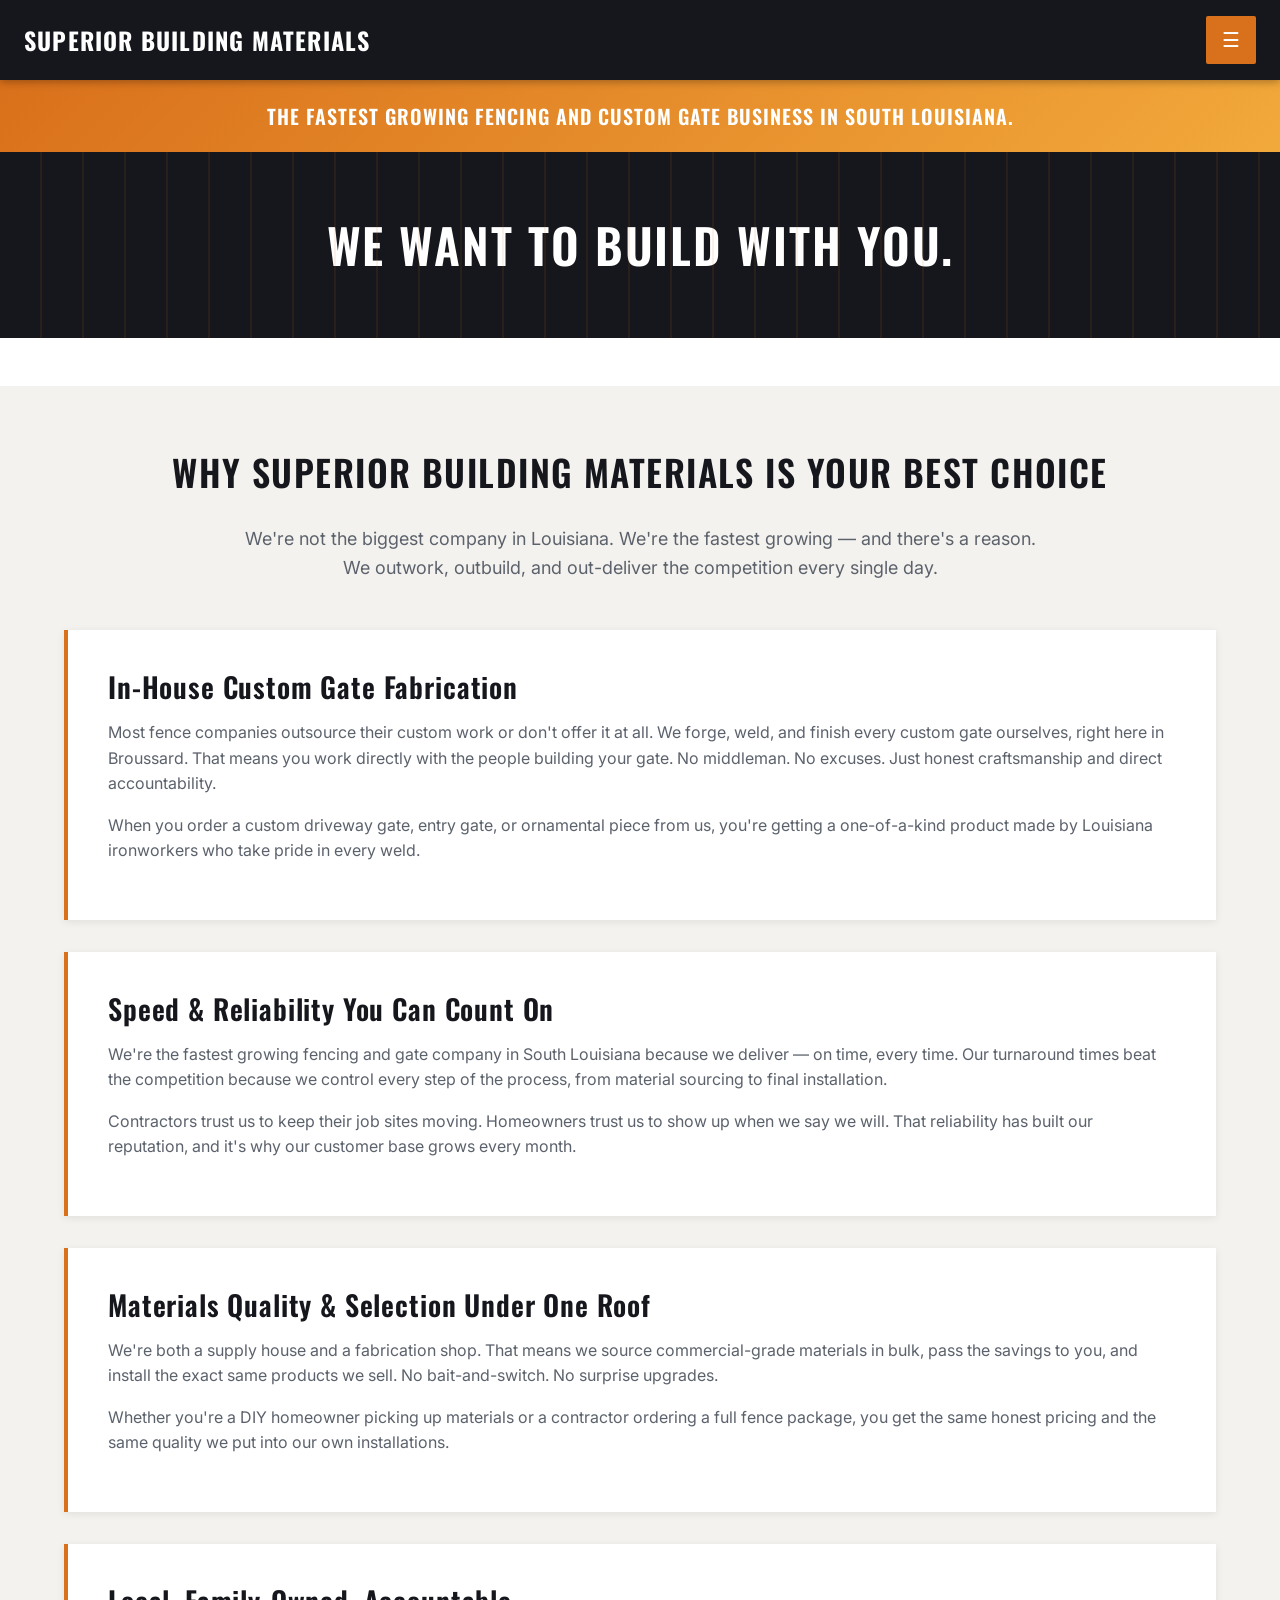
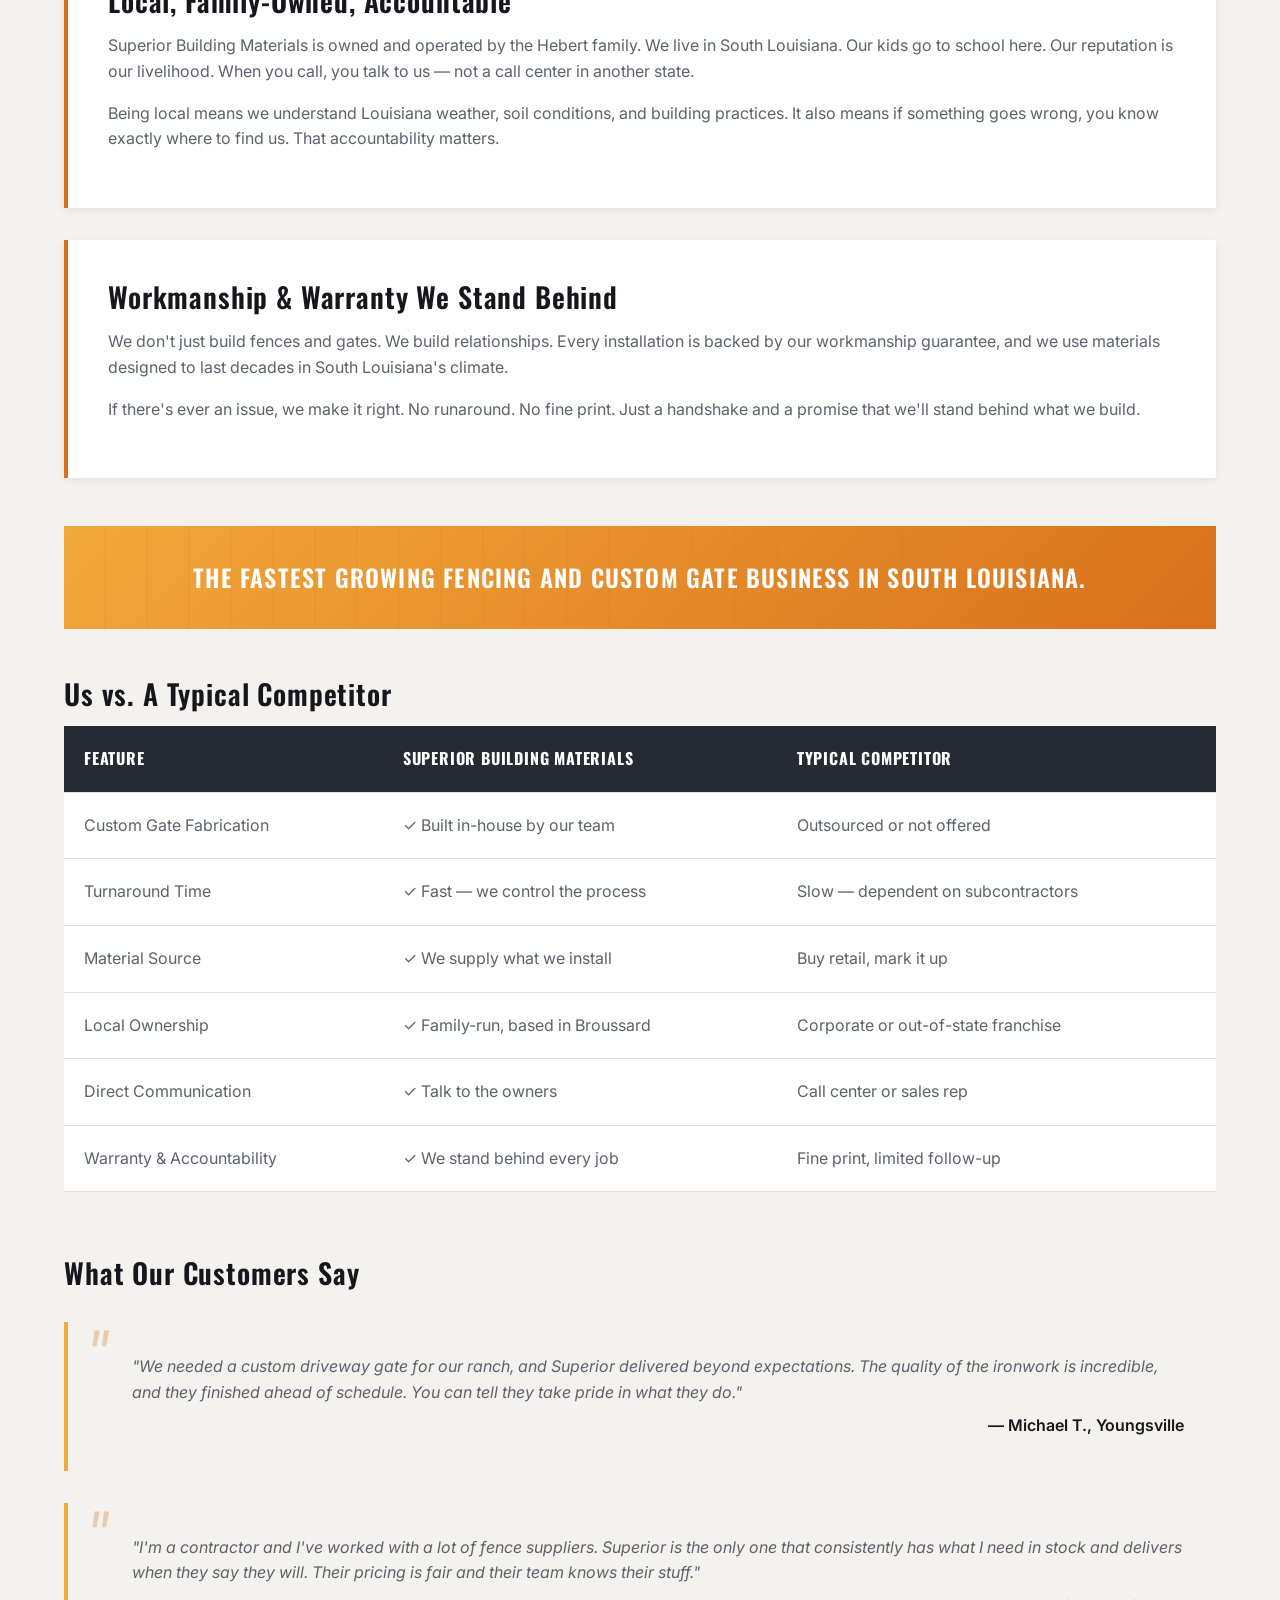
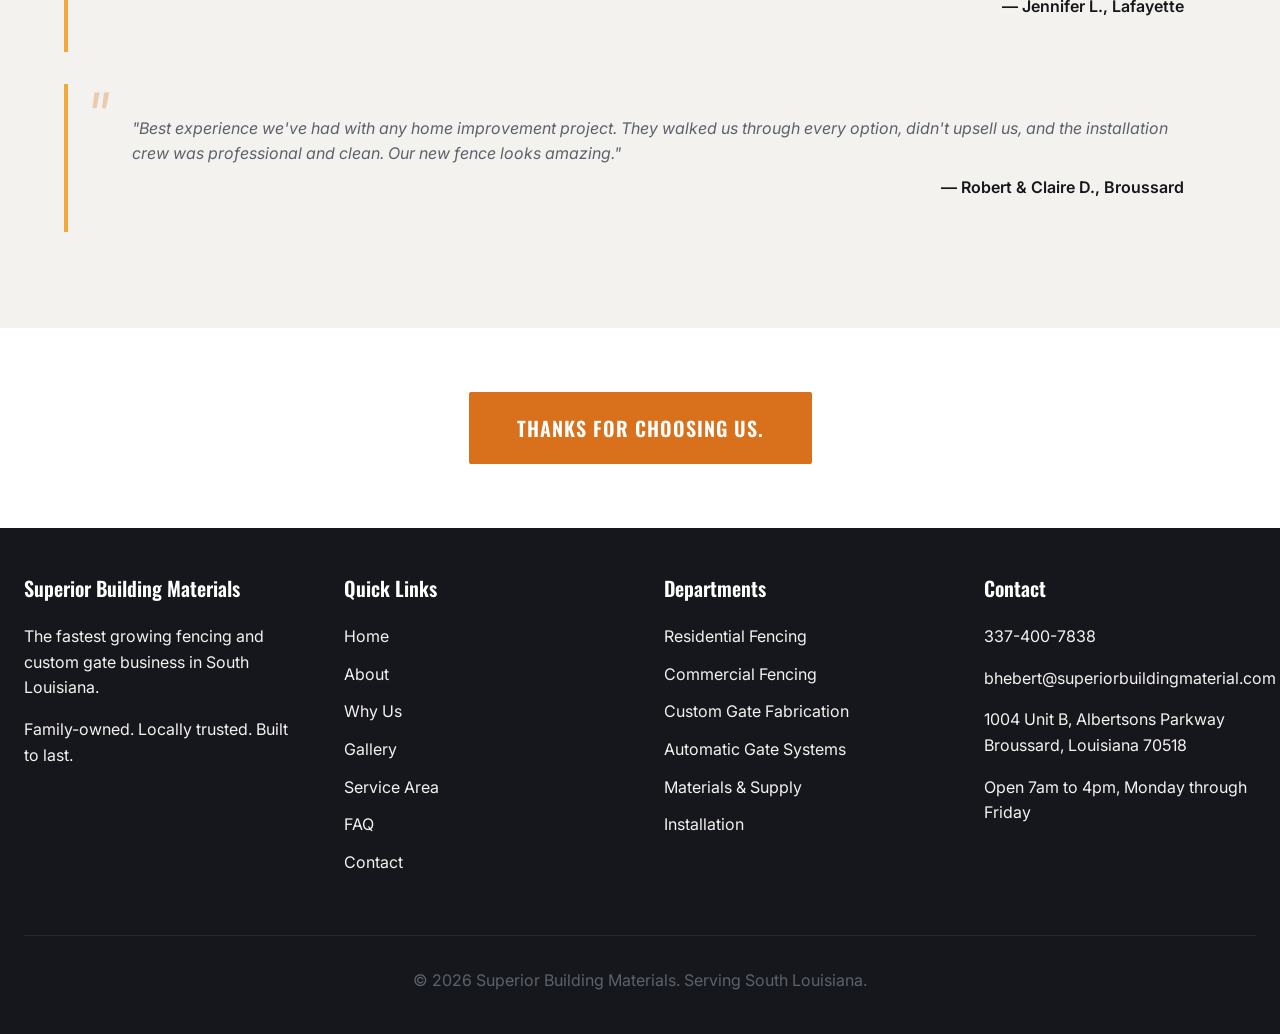
<file: why-us.html>
<!DOCTYPE html>
<html lang="en">
<head>
  <meta charset="UTF-8">
  <meta name="viewport" content="width=device-width, initial-scale=1.0">
  <title>Why Choose Us — Superior Building Materials | South Louisiana's Best</title>
  <meta name="description" content="Discover why Superior Building Materials is South Louisiana's fastest growing fencing and custom gate company. In-house fabrication, fast turnaround, local family ownership, and unmatched quality.">
  <link rel="stylesheet" href="styles.css">
  <link rel="preconnect" href="https://fonts.googleapis.com">
  <link rel="preconnect" href="https://fonts.gstatic.com" crossorigin>
  <link href="https://fonts.googleapis.com/css2?family=Inter:wght@400;500;600;700&family=Oswald:wght@400;600;700&display=swap" rel="stylesheet">
</head>
<body>

  <header id="site-header">
    <nav class="nav-bar">
      <a href="index.html" class="logo-link">Superior Building Materials</a>
      <button class="menu-toggle" aria-label="Toggle menu" aria-expanded="false">☰</button>
      <ul class="nav-menu">
        <li><a href="index.html">Home</a></li>
        <li class="nav-dropdown-wrapper">
          <a href="#">Services</a>
          <ul class="nav-dropdown">
            <li><a href="residential-fencing.html">Residential Fencing</a></li>
            <li><a href="commercial-fencing.html">Commercial Fencing</a></li>
            <li><a href="custom-gates.html">Custom Gate Fabrication</a></li>
            <li><a href="automatic-gates.html">Automatic Gate Systems</a></li>
            <li><a href="materials-supply.html">Fencing Materials & Supply</a></li>
            <li><a href="superior-fencing.html">Installation (Superior Fencing)</a></li>
          </ul>
        </li>
        <li><a href="gallery.html">Gallery</a></li>
        <li><a href="about.html">About</a></li>
        <li><a href="service-area.html">Service Area</a></li>
        <li><a href="why-us.html">Why Us</a></li>
        <li><a href="contact.html">Contact</a></li>
        <li><a href="tel:+13374007838" class="phone-link">Call 337-400-7838</a></li>
      </ul>
    </nav>
  </header>

  <div id="growth-banner">
    <p>The fastest growing fencing and custom gate business in South Louisiana.</p>
  </div>

  <main>

    <div id="build-banner" class="picket-texture">
      <div class="container">
        <h2>We Want to Build With You.</h2>
      </div>
    </div>

    <section id="differentiators" class="bg-light">
      <div class="container">
        <h2 class="text-center">Why Superior Building Materials Is Your Best Choice</h2>
        <p class="text-center" style="font-size: 1.125rem; max-width: 800px; margin: 0 auto 3rem;">We're not the biggest company in Louisiana. We're the fastest growing — and there's a reason. We outwork, outbuild, and out-deliver the competition every single day.</p>

        <div class="differentiator">
          <h3>In-House Custom Gate Fabrication</h3>
          <p>Most fence companies outsource their custom work or don't offer it at all. We forge, weld, and finish every custom gate ourselves, right here in Broussard. That means you work directly with the people building your gate. No middleman. No excuses. Just honest craftsmanship and direct accountability.</p>
          <p>When you order a custom driveway gate, entry gate, or ornamental piece from us, you're getting a one-of-a-kind product made by Louisiana ironworkers who take pride in every weld.</p>
        </div>

        <div class="differentiator">
          <h3>Speed & Reliability You Can Count On</h3>
          <p>We're the fastest growing fencing and gate company in South Louisiana because we deliver — on time, every time. Our turnaround times beat the competition because we control every step of the process, from material sourcing to final installation.</p>
          <p>Contractors trust us to keep their job sites moving. Homeowners trust us to show up when we say we will. That reliability has built our reputation, and it's why our customer base grows every month.</p>
        </div>

        <div class="differentiator">
          <h3>Materials Quality & Selection Under One Roof</h3>
          <p>We're both a supply house and a fabrication shop. That means we source commercial-grade materials in bulk, pass the savings to you, and install the exact same products we sell. No bait-and-switch. No surprise upgrades.</p>
          <p>Whether you're a DIY homeowner picking up materials or a contractor ordering a full fence package, you get the same honest pricing and the same quality we put into our own installations.</p>
        </div>

        <div class="differentiator">
          <h3>Local, Family-Owned, Accountable</h3>
          <p>Superior Building Materials is owned and operated by the Hebert family. We live in South Louisiana. Our kids go to school here. Our reputation is our livelihood. When you call, you talk to us — not a call center in another state.</p>
          <p>Being local means we understand Louisiana weather, soil conditions, and building practices. It also means if something goes wrong, you know exactly where to find us. That accountability matters.</p>
        </div>

        <div class="differentiator">
          <h3>Workmanship & Warranty We Stand Behind</h3>
          <p>We don't just build fences and gates. We build relationships. Every installation is backed by our workmanship guarantee, and we use materials designed to last decades in South Louisiana's climate.</p>
          <p>If there's ever an issue, we make it right. No runaround. No fine print. Just a handshake and a promise that we'll stand behind what we build.</p>
        </div>

        <div class="brand-line-band picket-texture" style="margin: 3rem 0;">
          <p>The fastest growing fencing and custom gate business in South Louisiana.</p>
        </div>

        <div class="compare-table">
          <h3>Us vs. A Typical Competitor</h3>
          <table>
            <thead>
              <tr>
                <th>Feature</th>
                <th>Superior Building Materials</th>
                <th>Typical Competitor</th>
              </tr>
            </thead>
            <tbody>
              <tr>
                <td>Custom Gate Fabrication</td>
                <td>✓ Built in-house by our team</td>
                <td>Outsourced or not offered</td>
              </tr>
              <tr>
                <td>Turnaround Time</td>
                <td>✓ Fast — we control the process</td>
                <td>Slow — dependent on subcontractors</td>
              </tr>
              <tr>
                <td>Material Source</td>
                <td>✓ We supply what we install</td>
                <td>Buy retail, mark it up</td>
              </tr>
              <tr>
                <td>Local Ownership</td>
                <td>✓ Family-run, based in Broussard</td>
                <td>Corporate or out-of-state franchise</td>
              </tr>
              <tr>
                <td>Direct Communication</td>
                <td>✓ Talk to the owners</td>
                <td>Call center or sales rep</td>
              </tr>
              <tr>
                <td>Warranty & Accountability</td>
                <td>✓ We stand behind every job</td>
                <td>Fine print, limited follow-up</td>
              </tr>
            </tbody>
          </table>
        </div>

        <h3 style="margin-top: 4rem; margin-bottom: 2rem;">What Our Customers Say</h3>

        <div class="testimonial">
          <p>"We needed a custom driveway gate for our ranch, and Superior delivered beyond expectations. The quality of the ironwork is incredible, and they finished ahead of schedule. You can tell they take pride in what they do."</p>
          <cite>— Michael T., Youngsville</cite>
        </div>

        <div class="testimonial">
          <p>"I'm a contractor and I've worked with a lot of fence suppliers. Superior is the only one that consistently has what I need in stock and delivers when they say they will. Their pricing is fair and their team knows their stuff."</p>
          <cite>— Jennifer L., Lafayette</cite>
        </div>

        <div class="testimonial">
          <p>"Best experience we've had with any home improvement project. They walked us through every option, didn't upsell us, and the installation crew was professional and clean. Our new fence looks amazing."</p>
          <cite>— Robert & Claire D., Broussard</cite>
        </div>

      </div>
    </section>

    <div class="container text-center" style="padding: 4rem 1.5rem;">
      <a href="contact.html" id="thanks-button" class="btn-primary btn-large">Thanks For Choosing Us.</a>
    </div>

  </main>

  <footer id="site-footer">
    <div class="footer-content">
      <div class="footer-column">
        <h4>Superior Building Materials</h4>
        <p>The fastest growing fencing and custom gate business in South Louisiana.</p>
        <p>Family-owned. Locally trusted. Built to last.</p>
      </div>

      <div class="footer-column">
        <h4>Quick Links</h4>
        <ul>
          <li><a href="index.html">Home</a></li>
          <li><a href="about.html">About</a></li>
          <li><a href="why-us.html">Why Us</a></li>
          <li><a href="gallery.html">Gallery</a></li>
          <li><a href="service-area.html">Service Area</a></li>
          <li><a href="faq.html">FAQ</a></li>
          <li><a href="contact.html">Contact</a></li>
        </ul>
      </div>

      <div class="footer-column">
        <h4>Departments</h4>
        <ul>
          <li><a href="residential-fencing.html">Residential Fencing</a></li>
          <li><a href="commercial-fencing.html">Commercial Fencing</a></li>
          <li><a href="custom-gates.html">Custom Gate Fabrication</a></li>
          <li><a href="automatic-gates.html">Automatic Gate Systems</a></li>
          <li><a href="materials-supply.html">Materials & Supply</a></li>
          <li><a href="superior-fencing.html">Installation</a></li>
        </ul>
      </div>

      <div class="footer-column">
        <h4>Contact</h4>
        <p><a href="tel:+13374007838">337-400-7838</a></p>
        <p><a href="mailto:bhebert@superiorbuildingmaterial.com">bhebert@superiorbuildingmaterial.com</a></p>
        <p>1004 Unit B, Albertsons Parkway<br>Broussard, Louisiana 70518</p>
        <p>Open 7am to 4pm, Monday through Friday</p>
      </div>
    </div>

    <div class="footer-bottom">
      <p>&copy; 2026 Superior Building Materials. Serving South Louisiana.</p>
    </div>
  </footer>

  <script src="menu.js"></script>

</body>
</html>
</file>
<file: styles.css>
/* ============================================
   SUPERIOR BUILDING MATERIALS
   Forged Metal Industrial Stylesheet
   (KEEPER — matches .logo-link / .material-list HTML + menu.js)
   ============================================ */

:root {
  --iron-black: #15171c;
  --steel: #262b33;
  --ash: #5c626c;
  --forge-amber: #d9701b;
  --ember-gold: #f2a93b;
  --bone: #f4f2ee;
  --white: #ffffff;
}

/* RESET & BASE */
* {
  margin: 0;
  padding: 0;
  box-sizing: border-box;
}

html {
  font-size: 16px;
  scroll-behavior: smooth;
}

@media (prefers-reduced-motion: reduce) {
  html {
    scroll-behavior: auto;
  }
  * {
    animation-duration: 0.01ms !important;
    transition-duration: 0.01ms !important;
  }
}

body {
  font-family: 'Inter', -apple-system, BlinkMacSystemFont, 'Segoe UI', Roboto, Oxygen, Ubuntu, Cantarell, sans-serif;
  line-height: 1.6;
  color: var(--ash);
  background: var(--white);
}

/* TYPOGRAPHY */
h1, h2, h3, h4, h5, h6 {
  font-family: 'Oswald', 'Impact', 'Arial Narrow Bold', sans-serif;
  font-weight: 600;
  line-height: 1.2;
  color: var(--iron-black);
  margin-bottom: 1rem;
}

h1 {
  font-size: 3rem;
  text-transform: uppercase;
  letter-spacing: 0.05em;
}

h2 {
  font-size: 2.25rem;
  text-transform: uppercase;
  letter-spacing: 0.04em;
}

h3 {
  font-size: 1.75rem;
  letter-spacing: 0.03em;
}

h4 {
  font-size: 1.5rem;
}

p {
  margin-bottom: 1rem;
}

a {
  color: var(--forge-amber);
  text-decoration: none;
  transition: color 0.2s ease;
}

a:hover {
  color: var(--ember-gold);
}

a:focus {
  outline: 2px solid var(--forge-amber);
  outline-offset: 2px;
}

img {
  max-width: 100%;
  height: auto;
  display: block;
}

/* LAYOUT UTILITIES */
.container {
  max-width: 1200px;
  margin: 0 auto;
  padding: 0 1.5rem;
}

.container-wide {
  max-width: 1400px;
  margin: 0 auto;
  padding: 0 1.5rem;
}

.text-center {
  text-align: center;
}

.bg-dark {
  background: var(--iron-black);
  color: var(--bone);
}

.bg-dark h1,
.bg-dark h2,
.bg-dark h3,
.bg-dark h4 {
  color: var(--white);
}

.bg-steel {
  background: var(--steel);
  color: var(--bone);
}

.bg-light {
  background: var(--bone);
}

.bg-white {
  background: var(--white);
}

/* PICKET TEXTURE (fence bar motif) */
.picket-texture {
  position: relative;
  overflow: hidden;
}

.picket-texture::before {
  content: '';
  position: absolute;
  top: 0;
  left: 0;
  right: 0;
  bottom: 0;
  background-image: repeating-linear-gradient(
    90deg,
    transparent,
    transparent 40px,
    rgba(217, 112, 27, 0.1) 40px,
    rgba(217, 112, 27, 0.1) 42px
  );
  pointer-events: none;
}

/* BUTTONS */
.btn-primary,
.btn-secondary {
  display: inline-block;
  padding: 1rem 2rem;
  font-family: 'Oswald', sans-serif;
  font-size: 1.125rem;
  font-weight: 600;
  text-transform: uppercase;
  letter-spacing: 0.05em;
  border: none;
  cursor: pointer;
  transition: all 0.3s ease;
  text-decoration: none;
  border-radius: 2px;
}

.btn-primary {
  background: var(--forge-amber);
  color: var(--white);
}

.btn-primary:hover {
  background: var(--ember-gold);
  color: var(--white);
  transform: translateY(-2px);
  box-shadow: 0 4px 12px rgba(217, 112, 27, 0.4);
}

.btn-secondary {
  background: transparent;
  color: var(--white);
  border: 2px solid var(--forge-amber);
}

.btn-secondary:hover {
  background: var(--forge-amber);
  color: var(--white);
  border-color: var(--forge-amber);
}

.btn-large {
  padding: 1.25rem 3rem;
  font-size: 1.25rem;
}

/* ============================================
   PATCH 1 — secondary buttons readable on LIGHT
   backgrounds (was white text on white/bone =
   invisible until hover). Dark backgrounds keep
   the white text as before.
   ============================================ */
.bg-light .btn-secondary,
.bg-white .btn-secondary {
  color: var(--iron-black);
}
.bg-light .btn-secondary:hover,
.bg-white .btn-secondary:hover {
  color: var(--white);
}

/* HEADER / NAVIGATION */
#site-header {
  background: var(--iron-black);
  position: sticky;
  top: 0;
  z-index: 1000;
  box-shadow: 0 2px 8px rgba(0, 0, 0, 0.3);
}

.nav-bar {
  display: flex;
  align-items: center;
  justify-content: space-between;
  padding: 1rem 1.5rem;
  max-width: 1400px;
  margin: 0 auto;
}

.logo-link {
  font-family: 'Oswald', sans-serif;
  font-size: 1.5rem;
  font-weight: 700;
  color: var(--white);
  text-transform: uppercase;
  letter-spacing: 0.05em;
  text-decoration: none;
}

.logo-link:hover {
  color: var(--ember-gold);
}

.nav-menu {
  display: none;
  position: absolute;
  top: 100%;
  left: 0;
  right: 0;
  background: var(--steel);
  flex-direction: column;
  gap: 0;
  padding: 0.5rem 0;
  list-style: none;
}

.nav-menu.active {
  display: flex;
}

.nav-menu a {
  color: var(--bone);
  font-weight: 500;
  text-decoration: none;
  transition: color 0.2s ease;
  display: block;
  padding: 0.85rem 1.5rem;
  width: 100%;
}

.nav-menu a:hover {
  color: var(--ember-gold);
}

/* DROPDOWN */
.nav-dropdown-wrapper {
  position: relative;
}

.nav-dropdown-wrapper > a {
  cursor: pointer;
}

.nav-dropdown {
  display: none;
  position: static;
  background: var(--iron-black);
  min-width: 0;
  list-style: none;
  padding: 0.25rem 0;
  margin: 0;
  box-shadow: none;
  border-top: none;
}

.nav-dropdown-wrapper.active .nav-dropdown {
  display: block;
}

.nav-dropdown a {
  display: block;
  padding: 0.75rem 1.5rem;
  color: var(--bone);
  white-space: nowrap;
}

.nav-dropdown a:hover {
  background: var(--iron-black);
  color: var(--ember-gold);
}

.phone-link {
  background: var(--forge-amber);
  color: var(--white);
  padding: 0.75rem 1.5rem;
  border-radius: 2px;
  font-weight: 600;
  white-space: nowrap;
  display: block;
  text-align: center;
  margin: 0.5rem 1.5rem;
}

.phone-link:hover {
  background: var(--ember-gold);
  color: var(--white);
}

/* MOBILE MENU TOGGLE */
.menu-toggle {
  display: block;
  background: var(--forge-amber);
  color: var(--white);
  border: none;
  padding: 0.75rem 1rem;
  font-size: 1.25rem;
  cursor: pointer;
  border-radius: 2px;
}

.menu-toggle:hover {
  background: var(--ember-gold);
}

@media (max-width: 900px) {
  /* Nav is collapsed to a single menu button at ALL widths (handled above),
     so no separate mobile nav rules are needed here. */
  .phone-link {
    margin: 0.5rem 1.5rem;
  }
}

/* GROWTH BANNER */
#growth-banner {
  background: linear-gradient(135deg, var(--forge-amber), var(--ember-gold));
  color: var(--white);
  padding: 1.25rem 1.5rem;
  text-align: center;
}

#growth-banner p {
  font-family: 'Oswald', sans-serif;
  font-size: 1.25rem;
  font-weight: 600;
  text-transform: uppercase;
  letter-spacing: 0.05em;
  margin: 0;
}

/* HERO SECTIONS */
#hero {
  background: var(--iron-black);
  color: var(--white);
  padding: 6rem 1.5rem;
  position: relative;
  background-image: linear-gradient(135deg, var(--iron-black) 0%, var(--steel) 100%);
}

#hero h1 {
  color: var(--white);
  font-size: 3.5rem;
  margin-bottom: 1.5rem;
}

#hero .subhead {
  font-size: 1.5rem;
  color: var(--ember-gold);
  margin-bottom: 1rem;
  font-family: 'Oswald', sans-serif;
  text-transform: uppercase;
  letter-spacing: 0.03em;
}

#hero .brand-line {
  font-size: 1.25rem;
  color: var(--bone);
  margin-bottom: 2.5rem;
  font-style: italic;
}

.hero-buttons {
  display: flex;
  gap: 1.5rem;
  justify-content: center;
  flex-wrap: wrap;
}

#page-hero {
  background: var(--steel);
  color: var(--white);
  padding: 4rem 1.5rem;
  text-align: center;
}

#page-hero h1 {
  color: var(--white);
  margin-bottom: 1rem;
}

#page-hero .promise {
  font-size: 1.25rem;
  color: var(--bone);
  margin-bottom: 2rem;
}

/* SECTION SPACING */
section {
  padding: 4rem 1.5rem;
}

section h2 {
  margin-bottom: 2rem;
}

/* SERVICE CARDS */
.service-grid {
  display: grid;
  grid-template-columns: repeat(auto-fit, minmax(300px, 1fr));
  gap: 2rem;
  margin-top: 2rem;
}

.service-card {
  background: var(--white);
  border: 1px solid #e0e0e0;
  border-radius: 4px;
  padding: 2rem;
  text-align: center;
  transition: all 0.3s ease;
  box-shadow: 0 2px 4px rgba(0, 0, 0, 0.1);
}

.service-card:hover {
  transform: translateY(-4px);
  box-shadow: 0 8px 20px rgba(217, 112, 27, 0.2);
  border-color: var(--forge-amber);
}

.service-card h3 {
  color: var(--iron-black);
  margin-bottom: 1rem;
}

.service-card p {
  color: var(--ash);
  margin-bottom: 1.5rem;
}

.service-card img {
  width: 100%;
  height: 200px;
  object-fit: cover;
  margin-bottom: 1.5rem;
  border-radius: 2px;
}

/* DIFFERENTIATORS */
.differentiator {
  background: var(--white);
  padding: 2.5rem;
  margin-bottom: 2rem;
  border-left: 4px solid var(--forge-amber);
  box-shadow: 0 2px 8px rgba(0, 0, 0, 0.08);
}

.differentiator h3 {
  color: var(--iron-black);
  margin-bottom: 1rem;
}

.differentiator p {
  color: var(--ash);
}

/* FEATURE GRID */
.feature-grid {
  display: grid;
  grid-template-columns: repeat(auto-fill, minmax(250px, 1fr));
  gap: 1.5rem;
  margin: 2rem 0;
}

.feature-item {
  background: var(--white);
  padding: 1.5rem;
  border-radius: 4px;
  border: 1px solid #e0e0e0;
}

.feature-item h4 {
  color: var(--iron-black);
  margin-bottom: 0.5rem;
  font-size: 1.125rem;
}

/* MATERIAL LIST */
.material-list {
  columns: 2;
  column-gap: 3rem;
  margin: 2rem 0;
}

.material-list li {
  margin-bottom: 0.75rem;
  padding-left: 1.5rem;
  position: relative;
}

.material-list li::before {
  content: '▸';
  position: absolute;
  left: 0;
  color: var(--forge-amber);
  font-weight: bold;
}

@media (max-width: 768px) {
  .material-list {
    columns: 1;
  }
}

/* GALLERY GRID */
.gallery-grid {
  display: grid;
  grid-template-columns: repeat(auto-fill, minmax(300px, 1fr));
  gap: 2rem;
  margin: 3rem 0;
}

.gallery-item {
  position: relative;
  overflow: hidden;
  border-radius: 4px;
  box-shadow: 0 4px 12px rgba(0, 0, 0, 0.15);
}

.gallery-item img {
  width: 100%;
  height: 300px;
  object-fit: cover;
  transition: transform 0.3s ease;
}

.gallery-item:hover img {
  transform: scale(1.05);
}

.gallery-category {
  margin-bottom: 3rem;
}

.gallery-category h3 {
  margin-bottom: 1.5rem;
  padding-bottom: 0.5rem;
  border-bottom: 3px solid var(--forge-amber);
}

/* COMPARISON TABLE */
.compare-table {
  margin: 3rem 0;
  overflow-x: auto;
}

.compare-table table {
  width: 100%;
  border-collapse: collapse;
  background: var(--white);
}

.compare-table th,
.compare-table td {
  padding: 1.25rem;
  text-align: left;
  border-bottom: 1px solid #e0e0e0;
}

.compare-table th {
  background: var(--steel);
  color: var(--white);
  font-family: 'Oswald', sans-serif;
  text-transform: uppercase;
  letter-spacing: 0.05em;
}

.compare-table tr:hover {
  background: var(--bone);
}

/* TESTIMONIALS */
.testimonial {
  background: var(--bone);
  padding: 2rem;
  margin: 2rem 0;
  border-left: 4px solid var(--ember-gold);
  font-style: italic;
  position: relative;
}

.testimonial::before {
  content: '"';
  font-size: 4rem;
  color: var(--forge-amber);
  opacity: 0.3;
  position: absolute;
  top: 0;
  left: 1rem;
  line-height: 1;
}

.testimonial p {
  margin-bottom: 0.5rem;
  padding-left: 2rem;
}

.testimonial cite {
  display: block;
  text-align: right;
  font-weight: 600;
  color: var(--iron-black);
  font-style: normal;
}

/* FAQ */
.faq-list {
  max-width: 900px;
  margin: 2rem auto;
}

.faq-item {
  background: var(--white);
  border: 1px solid #e0e0e0;
  margin-bottom: 1rem;
  border-radius: 4px;
  overflow: hidden;
}

.faq-question {
  width: 100%;
  text-align: left;
  background: var(--bone);
  border: none;
  padding: 1.5rem;
  font-family: 'Oswald', sans-serif;
  font-size: 1.125rem;
  font-weight: 600;
  color: var(--iron-black);
  cursor: pointer;
  display: flex;
  justify-content: space-between;
  align-items: center;
  transition: background 0.2s ease;
}

.faq-question:hover {
  background: var(--forge-amber);
  color: var(--white);
}

.faq-question::after {
  content: '+';
  font-size: 1.5rem;
  font-weight: bold;
  transition: transform 0.3s ease;
}

.faq-question.active::after {
  transform: rotate(45deg);
}

.faq-answer {
  max-height: 0;
  overflow: hidden;
  transition: max-height 0.3s ease;
}

.faq-answer.active {
  max-height: 1000px;
}

.faq-answer p {
  padding: 1.5rem;
  color: var(--ash);
}

/* CONTACT FORM */
.form-control {
  width: 100%;
  padding: 1rem;
  margin-bottom: 1.5rem;
  border: 2px solid #e0e0e0;
  border-radius: 4px;
  font-family: inherit;
  font-size: 1rem;
  transition: border-color 0.2s ease;
}

.form-control:focus {
  outline: none;
  border-color: var(--forge-amber);
}

label {
  display: block;
  margin-bottom: 0.5rem;
  font-weight: 600;
  color: var(--iron-black);
}

textarea.form-control {
  min-height: 150px;
  resize: vertical;
}

select.form-control {
  cursor: pointer;
}

/* CONTACT BLOCKS */
.contact-detail-block {
  background: var(--bone);
  padding: 2rem;
  border-radius: 4px;
  margin: 2rem 0;
}

.contact-detail-block h3 {
  margin-bottom: 1.5rem;
}

.contact-detail-block p {
  font-size: 1.125rem;
  margin-bottom: 0.75rem;
}

.contact-detail-block a {
  font-weight: 600;
  font-size: 1.25rem;
}

/* AREA GRID */
.area-grid {
  display: grid;
  grid-template-columns: repeat(auto-fill, minmax(200px, 1fr));
  gap: 1rem;
  margin: 2rem 0;
}

.area-grid li {
  background: var(--white);
  padding: 1rem;
  border-left: 3px solid var(--forge-amber);
  list-style: none;
}

/* BUILD BANNER (Why Us page) */
#build-banner {
  background: var(--iron-black);
  color: var(--white);
  padding: 4rem 2rem;
  text-align: center;
  margin-bottom: 3rem;
  position: relative;
}

#build-banner h2 {
  color: var(--white);
  font-size: 3rem;
  margin: 0;
}

/* CTA STRIP */
.cta-strip {
  background: var(--steel);
  padding: 3rem 2rem;
  text-align: center;
}

.cta-strip h3 {
  color: var(--white);
  margin-bottom: 2rem;
}

.cta-strip .hero-buttons {
  justify-content: center;
}

/* CONTACT STRIP */
#contact-strip {
  background: var(--forge-amber);
  color: var(--white);
  padding: 2.5rem 2rem;
  text-align: center;
}

#contact-strip h3 {
  color: var(--white);
  margin-bottom: 1.5rem;
}

#contact-strip .phone-link {
  background: var(--white);
  color: var(--forge-amber);
  font-size: 1.5rem;
  padding: 1rem 2.5rem;
}

#contact-strip .phone-link:hover {
  background: var(--bone);
  color: var(--iron-black);
}

/* BRAND LINE BAND */
.brand-line-band {
  background: linear-gradient(135deg, var(--ember-gold), var(--forge-amber));
  color: var(--white);
  padding: 2rem;
  text-align: center;
  margin: 4rem 0;
}

.brand-line-band p {
  font-family: 'Oswald', sans-serif;
  font-size: 1.5rem;
  font-weight: 600;
  text-transform: uppercase;
  letter-spacing: 0.05em;
  margin: 0;
}

/* FOOTER */
#site-footer {
  background: var(--iron-black);
  color: var(--bone);
  padding: 3rem 1.5rem 1.5rem;
}

.footer-content {
  display: grid;
  grid-template-columns: repeat(auto-fit, minmax(250px, 1fr));
  gap: 3rem;
  max-width: 1400px;
  margin: 0 auto 3rem;
}

.footer-column h4 {
  color: var(--white);
  margin-bottom: 1.5rem;
  font-size: 1.25rem;
}

.footer-column ul {
  list-style: none;
}

.footer-column ul li {
  margin-bottom: 0.75rem;
}

.footer-column a {
  color: var(--bone);
  transition: color 0.2s ease;
}

.footer-column a:hover {
  color: var(--ember-gold);
}

.footer-bottom {
  text-align: center;
  padding-top: 2rem;
  border-top: 1px solid var(--steel);
  color: var(--ash);
}

/* RESPONSIVE TYPOGRAPHY */
@media (max-width: 768px) {
  h1 {
    font-size: 2.25rem;
  }

  h2 {
    font-size: 1.75rem;
  }

  h3 {
    font-size: 1.5rem;
  }

  #hero h1 {
    font-size: 2.5rem;
  }

  #build-banner h2 {
    font-size: 2rem;
  }

  .hero-buttons {
    flex-direction: column;
  }

  .btn-primary,
  .btn-secondary {
    width: 100%;
    text-align: center;
  }
}

/* MAP PLACEHOLDER */
#service-map {
  width: 100%;
  height: 400px;
  background: #e0e0e0;
  display: flex;
  align-items: center;
  justify-content: center;
  color: var(--ash);
  font-style: italic;
  margin: 2rem 0;
  border-radius: 4px;
}
</file>
